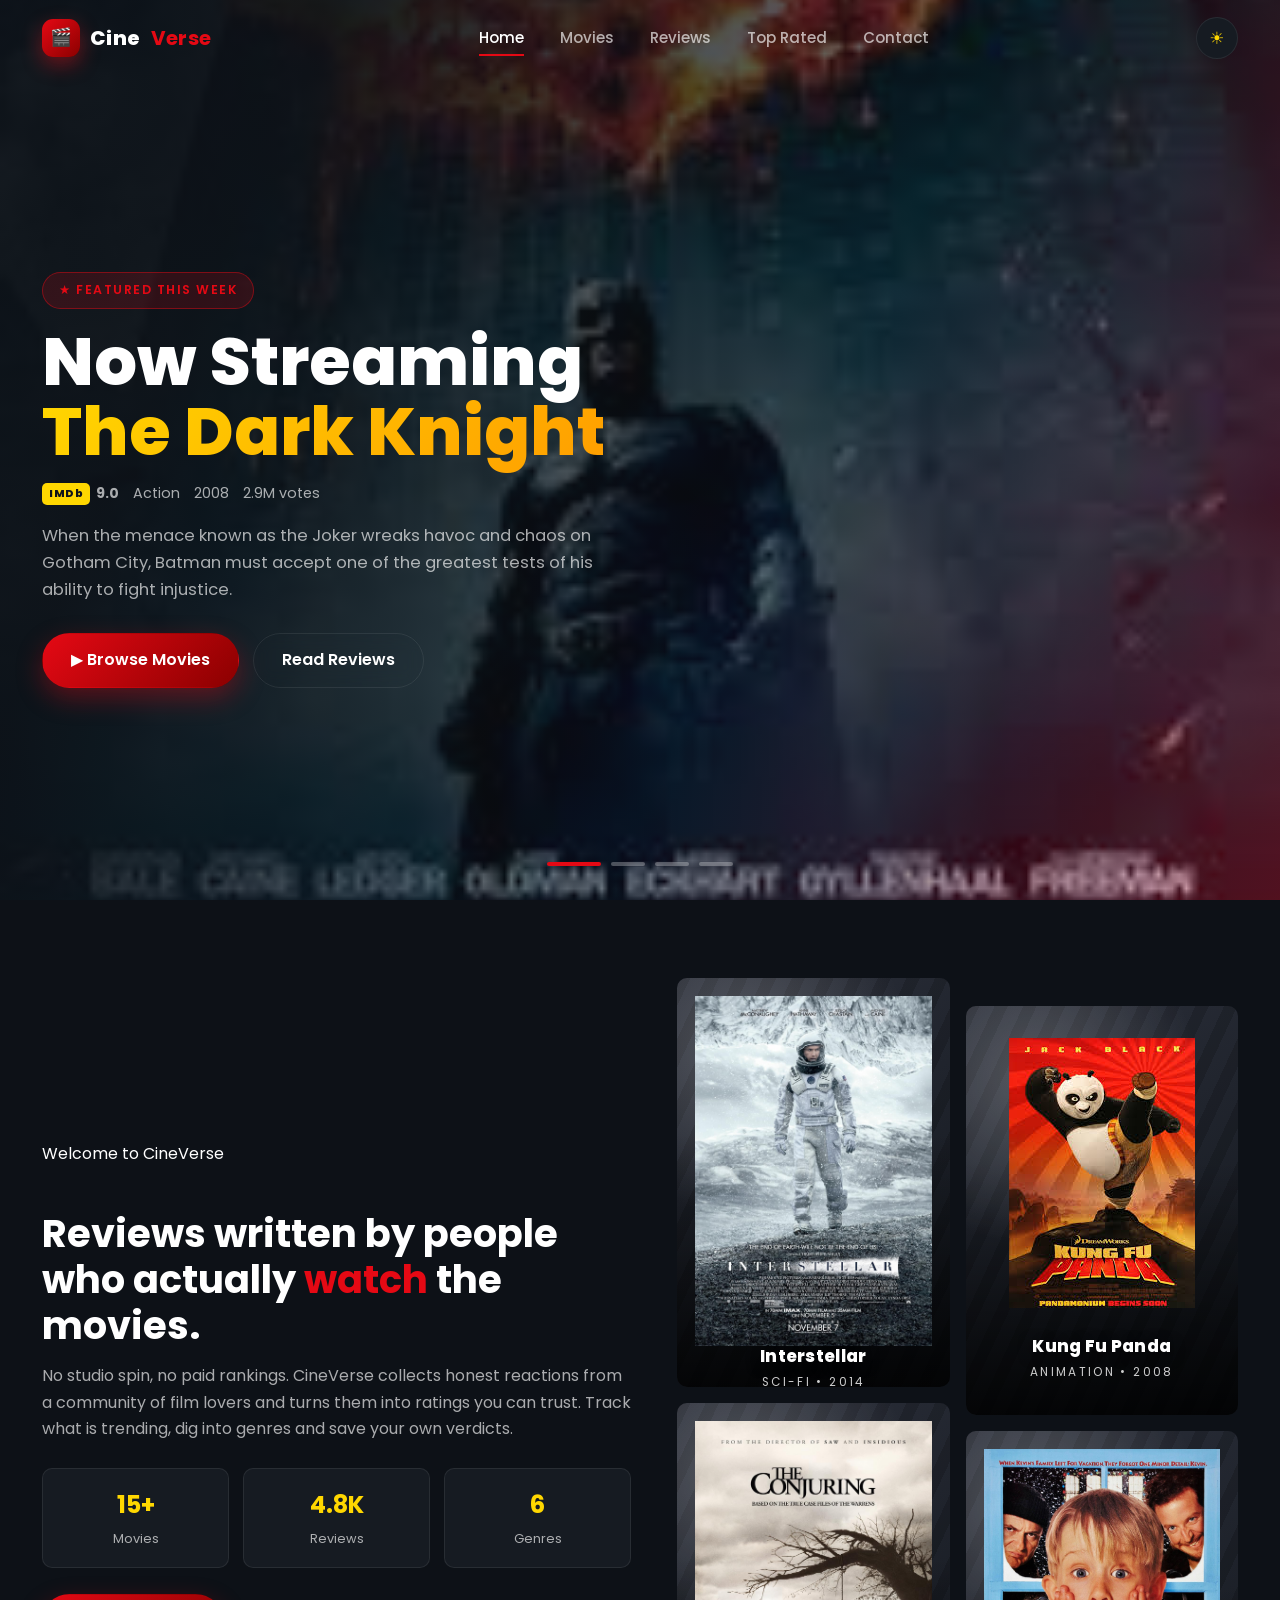
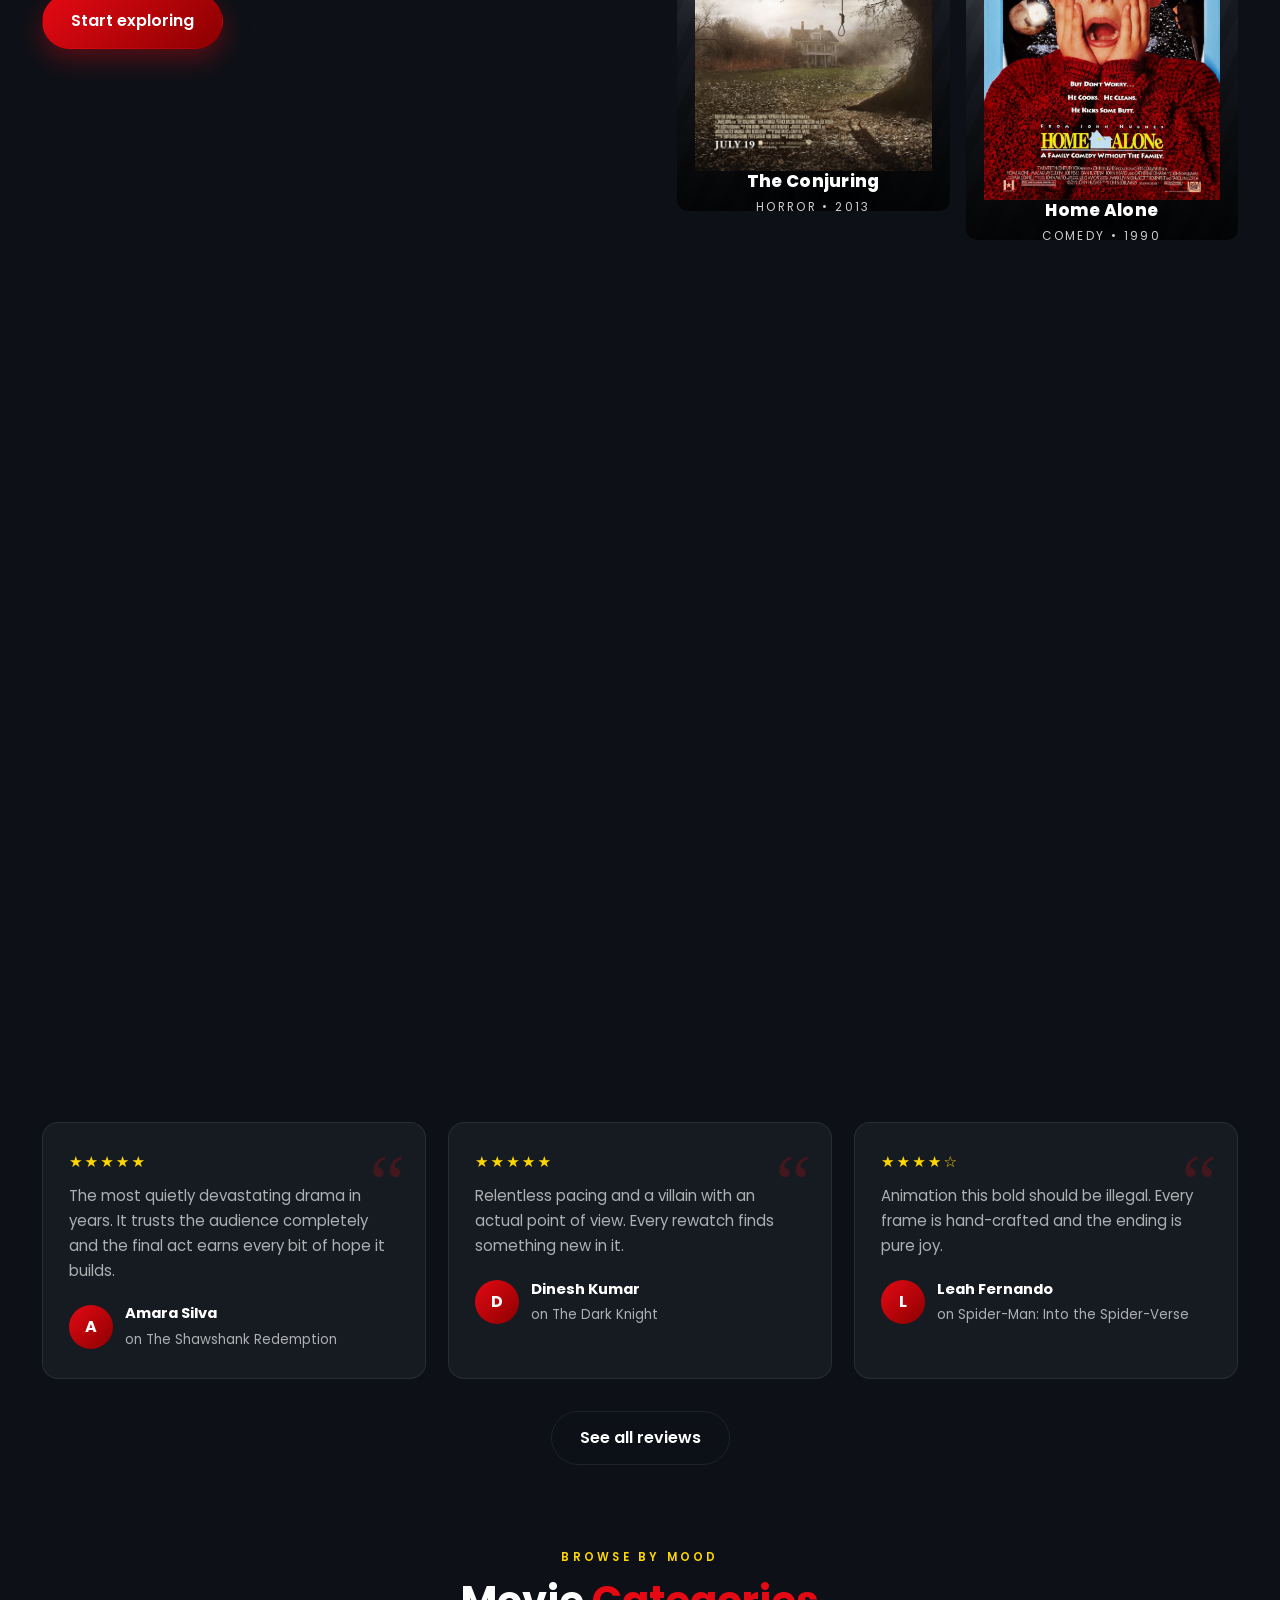
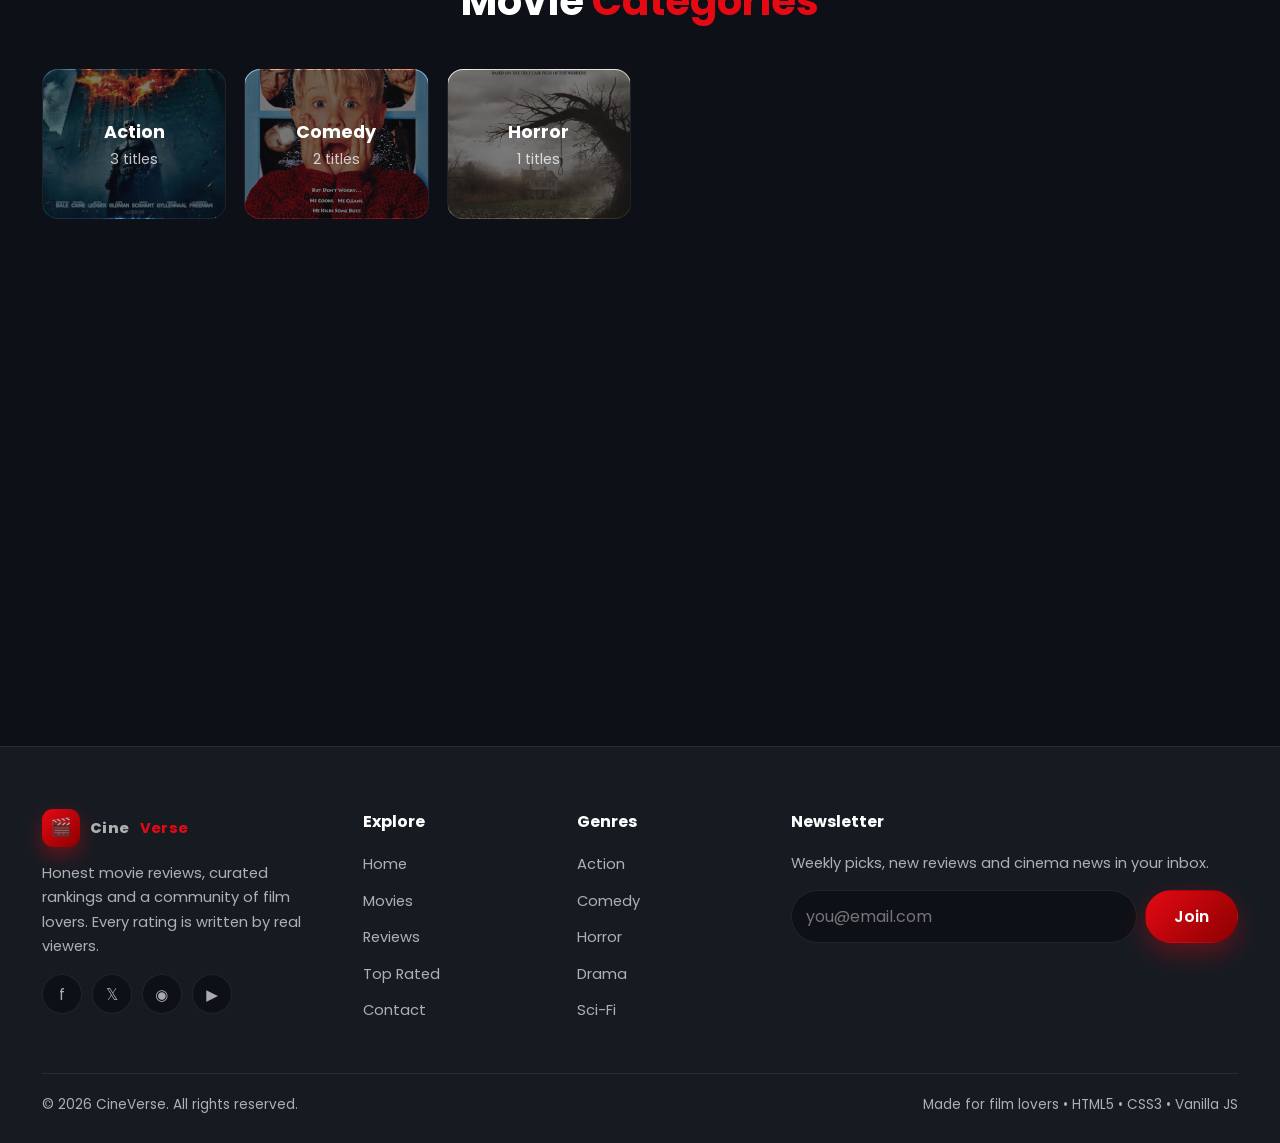
<file: index.html>
<!DOCTYPE html>
<html lang="en">
<head>
  <meta charset="UTF-8">
  <meta name="viewport" content="width=device-width, initial-scale=1.0">
  <title>CineVerse | Movie Reviews, Ratings &amp; Top Rated Films</title>
  <meta name="description" content="CineVerse is a cinematic movie review hub with trending films, honest community reviews, genre browsing and monthly top rated rankings.">
  <link rel="stylesheet" href="css/style.css">
</head>
<body>
  <!-- ================= NAVIGATION ================= -->
  <header class="navbar">
    <div class="container nav-inner">
      <a href="index.html" class="logo"><span class="logo-mark">🎬</span> Cine<b>Verse</b></a>
      <nav class="nav-links">
        <a href="index.html">Home</a>
        <a href="movies.html">Movies</a>
        <a href="reviews.html">Reviews</a>
        <a href="top-rated.html">Top Rated</a>
        <a href="contact.html">Contact</a>
      </nav>
      <div class="nav-actions">
        <button class="theme-toggle" aria-label="Toggle dark and light mode">☀️</button>
        <button class="hamburger" aria-label="Open menu"><span></span><span></span><span></span></button>
      </div>
    </div>
  </header>

  <!-- ================= HERO SLIDER ================= -->
  <section class="hero">
    <div class="hero-slides"></div>
    <div class="container">
      <div class="hero-content">
        <span class="hero-tag">★ Featured this week</span>
        <h1 id="heroTitle">Now Streaming</h1>
        <div class="hero-meta" id="heroMeta"></div>
        <p class="lead" id="heroDesc"></p>
        <div class="hero-actions">
          <a href="movies.html" class="btn btn-primary">▶ Browse Movies</a>
          <a href="reviews.html" class="btn btn-ghost">Read Reviews</a>
        </div>
      </div>
    </div>
    <div class="hero-dots"></div>
  </section>

  <!-- ================= WELCOME ================= -->
  <section class="section">
    <div class="container welcome-grid">
      <div class="welcome-copy reveal left">
        <span class="section-head eyebrow" style="display:inline-block">Welcome to CineVerse</span>
        <h2>Reviews written by people who actually <span style="color:var(--primary)">watch</span> the movies.</h2>
        <p>No studio spin, no paid rankings. CineVerse collects honest reactions from a community of film lovers and turns them into ratings you can trust. Track what is trending, dig into genres and save your own verdicts.</p>
        <div class="welcome-stats">
          <div><b>15+</b><span>Movies</span></div>
          <div><b>4.8K</b><span>Reviews</span></div>
          <div><b>6</b><span>Genres</span></div>
        </div>
        <a href="movies.html" class="btn btn-primary" style="margin-top:26px">Start exploring</a>
      </div>
      <div class="welcome-art reveal right" id="welcomeArt"></div>
    </div>
  </section>

  <!-- ================= TRENDING ================= -->
  <section class="section" style="padding-top:0">
    <div class="container">
      <div class="section-head reveal">
        <span class="eyebrow">Hot right now</span>
        <h2 class="section-title">Trending <span>Movies</span></h2>
        <p class="section-sub">The titles our community is rating and arguing about this week.</p>
      </div>
      <div class="rail" id="trendingRail"></div>
    </div>
  </section>

  <!-- ================= FEATURED REVIEWS ================= -->
  <section class="section" style="padding-top:0">
    <div class="container">
      <div class="section-head reveal">
        <span class="eyebrow">From the community</span>
        <h2 class="section-title">Featured <span>Reviews</span></h2>
        <p class="section-sub">A few of the most helpful reviews posted on CineVerse.</p>
      </div>
      <div class="review-rail" id="featuredReviews"></div>
      <div style="text-align:center;margin-top:32px" class="reveal">
        <a href="reviews.html" class="btn btn-ghost">See all reviews</a>
      </div>
    </div>
  </section>

  <!-- ================= CATEGORIES ================= -->
  <section class="section" style="padding-top:0">
    <div class="container">
      <div class="section-head reveal">
        <span class="eyebrow">Browse by mood</span>
        <h2 class="section-title">Movie <span>Categories</span></h2>
      </div>
      <div class="cats" id="catGrid"></div>
    </div>
  </section>

  <!-- ================= CALL TO ACTION ================= -->
  <section class="section" style="padding-top:0">
    <div class="container">
      <div class="cta reveal zoom">
        <h2>Seen something great lately?</h2>
        <p>Add your rating and review in under a minute. Your verdict helps thousands of viewers pick their next film.</p>
        <div class="cta-actions">
          <a href="reviews.html" class="btn btn-primary">Write a review</a>
          <a href="top-rated.html" class="btn btn-gold">See top rated</a>
        </div>
      </div>
    </div>
  </section>
  <!-- ================= FOOTER ================= -->
  <footer class="footer">
    <div class="container">
      <div class="footer-grid">
        <div>
          <a href="index.html" class="logo"><span class="logo-mark">🎬</span> Cine<b>Verse</b></a>
          <p style="margin-top:14px">Honest movie reviews, curated rankings and a community of film lovers. Every rating is written by real viewers.</p>
          <div class="socials">
            <a href="#" aria-label="Facebook">f</a>
            <a href="#" aria-label="Twitter">𝕏</a>
            <a href="#" aria-label="Instagram">◉</a>
            <a href="#" aria-label="YouTube">▶</a>
          </div>
        </div>
        <div>
          <h4>Explore</h4>
          <ul class="footer-links">
            <li><a href="index.html">Home</a></li>
            <li><a href="movies.html">Movies</a></li>
            <li><a href="reviews.html">Reviews</a></li>
            <li><a href="top-rated.html">Top Rated</a></li>
            <li><a href="contact.html">Contact</a></li>
          </ul>
        </div>
        <div>
          <h4>Genres</h4>
          <ul class="footer-links">
            <li><a href="movies.html">Action</a></li>
            <li><a href="movies.html">Comedy</a></li>
            <li><a href="movies.html">Horror</a></li>
            <li><a href="movies.html">Drama</a></li>
            <li><a href="movies.html">Sci-Fi</a></li>
          </ul>
        </div>
        <div>
          <h4>Newsletter</h4>
          <p>Weekly picks, new reviews and cinema news in your inbox.</p>
          <form class="newsletter" id="newsletterForm" novalidate>
            <input type="email" placeholder="you@email.com" aria-label="Email address">
            <button class="btn btn-primary" type="submit">Join</button>
          </form>
        </div>
      </div>
      <div class="footer-bottom">
        <span>&copy; <span id="year">2026</span> CineVerse. All rights reserved.</span>
        <span>Made for film lovers &bull; HTML5 &bull; CSS3 &bull; Vanilla JS</span>
      </div>
    </div>
  </footer>
  <button class="to-top" aria-label="Scroll to top">↑</button>
  <script src="js/script.js"></script> 
</body>
</html>
</file>
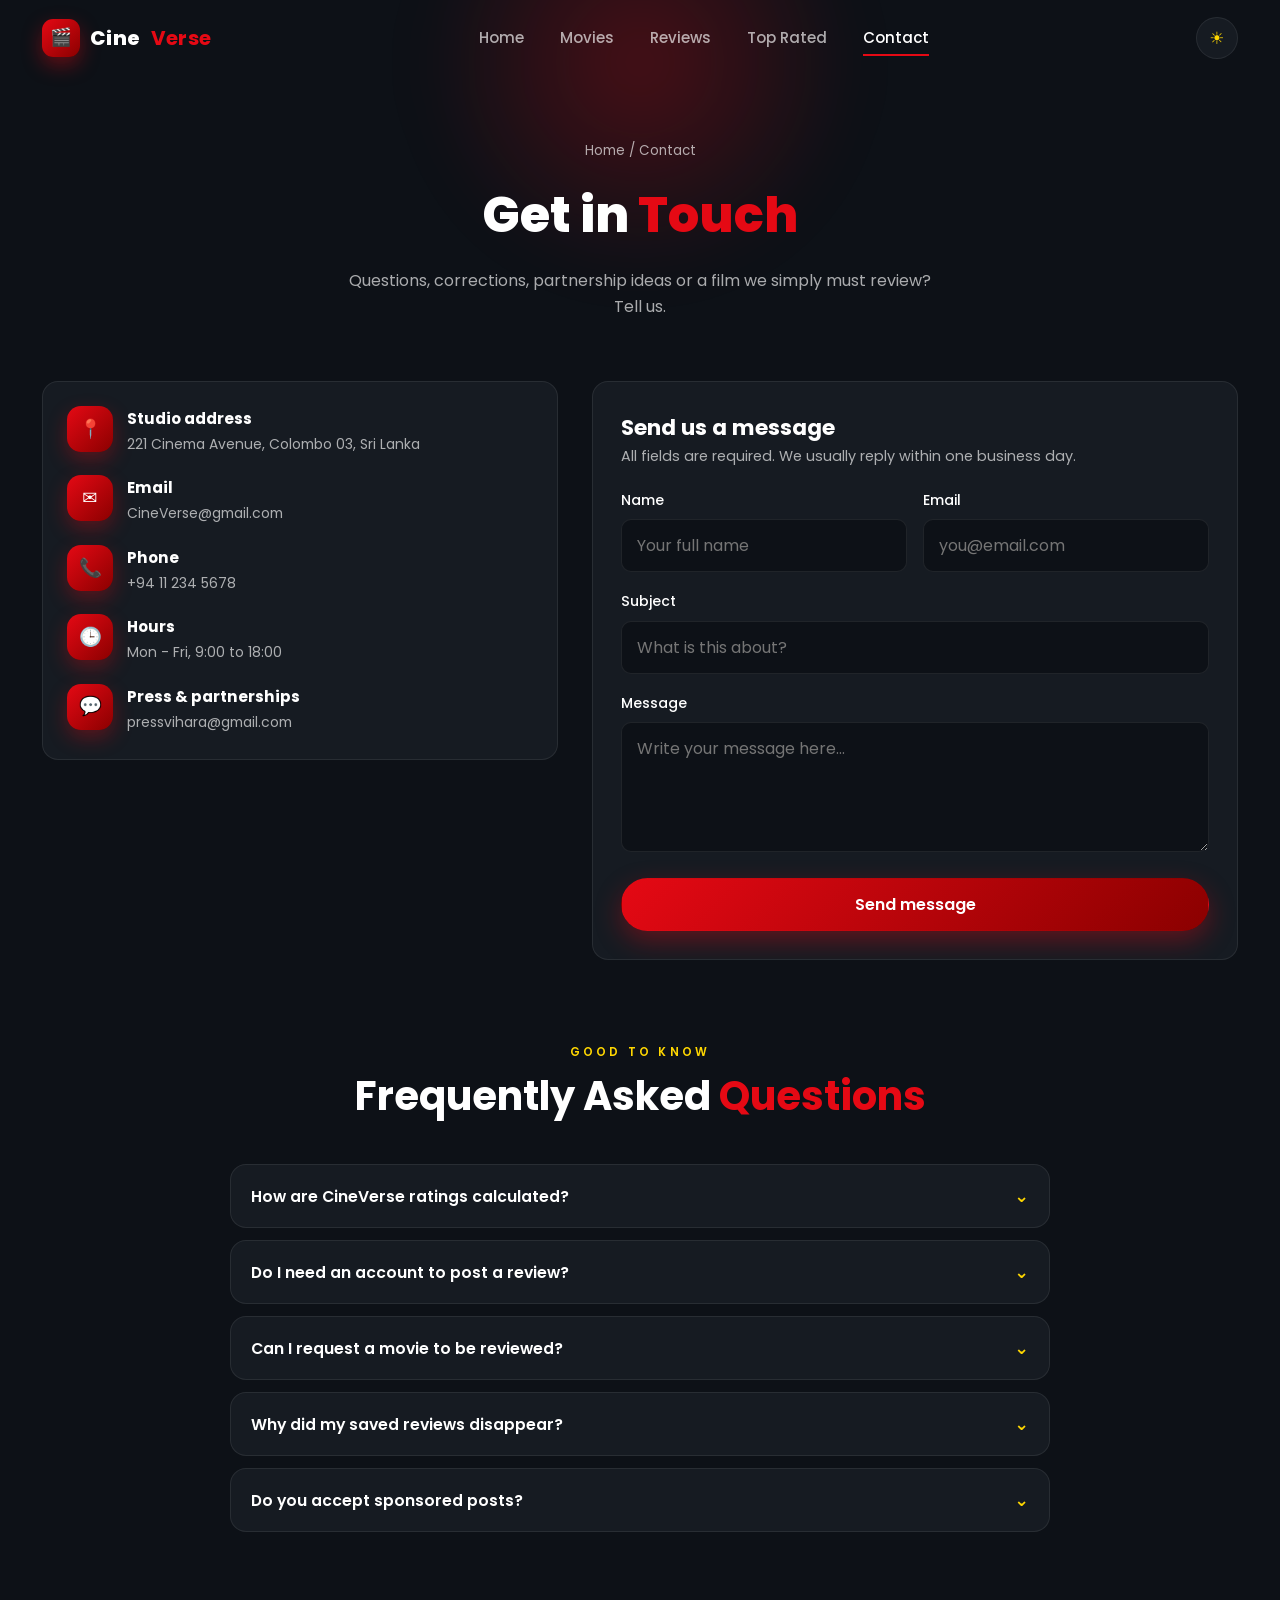
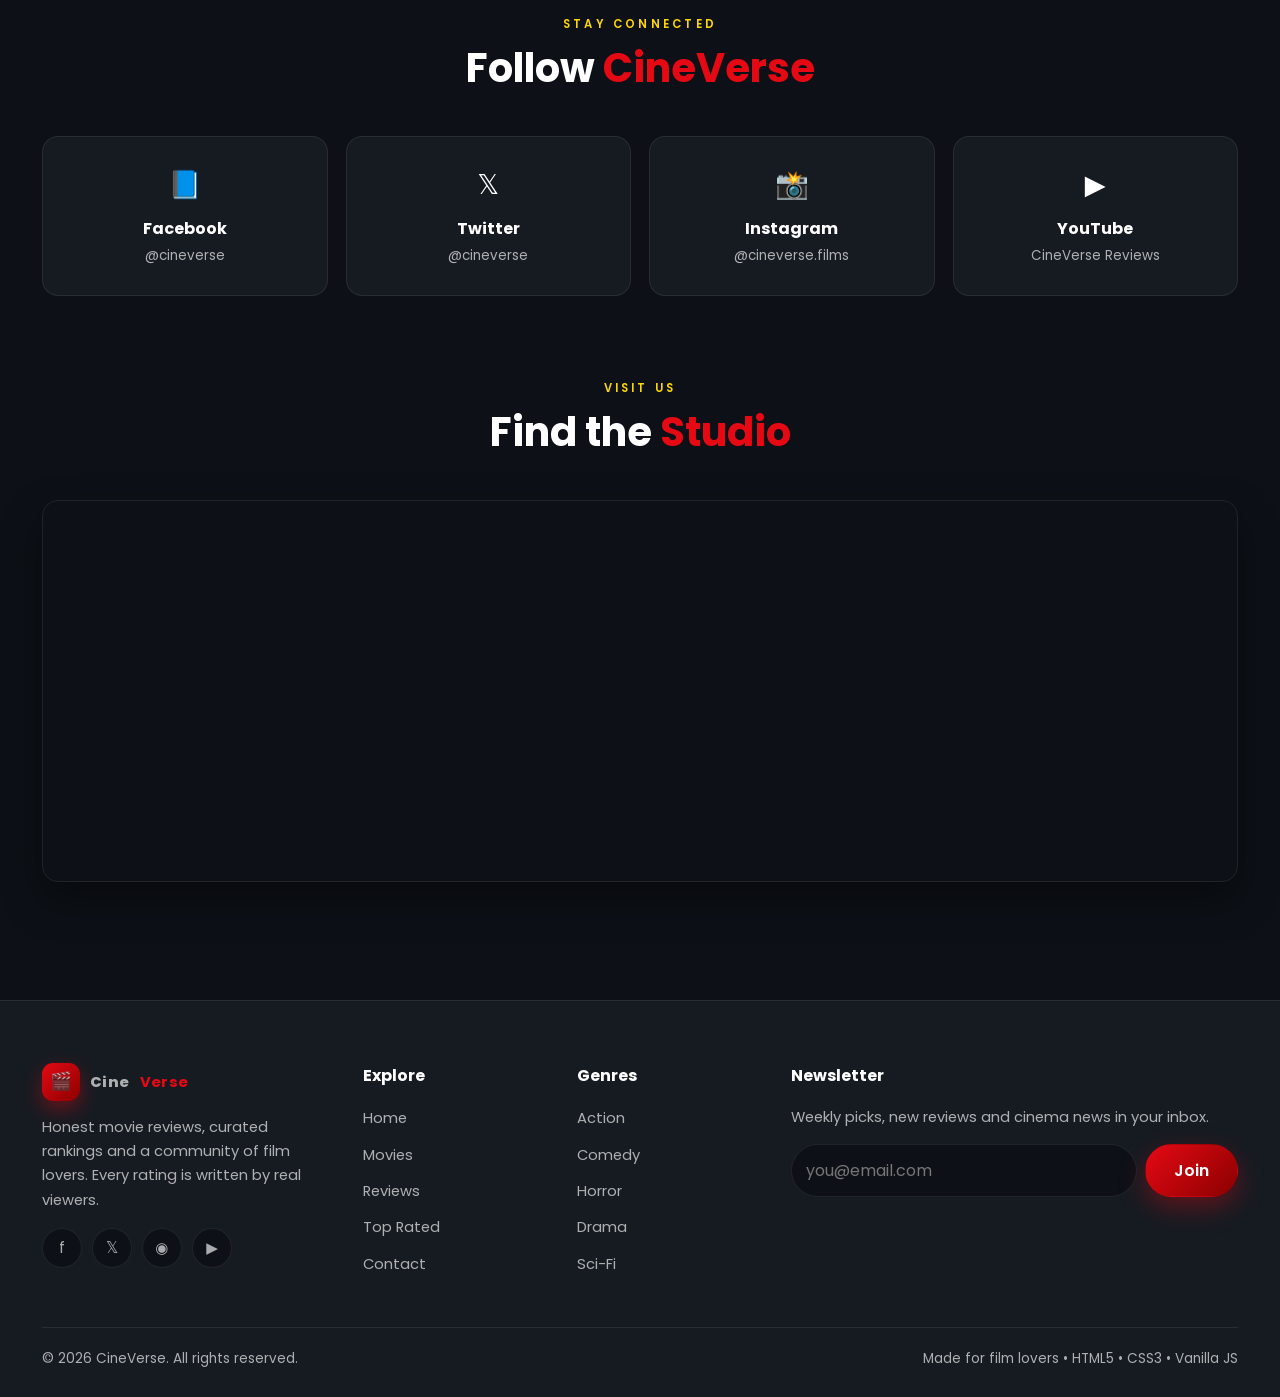
<file: contact.html>
<!DOCTYPE html>
<html lang="en">
<head>
  <meta charset="UTF-8">
  <meta name="viewport" content="width=device-width, initial-scale=1.0">
  <title>Contact CineVerse | Questions, Feedback &amp; Press</title>
  <meta name="description" content="Get in touch with the CineVerse team, read answers to frequently asked questions and find us on social media.">
  <link rel="stylesheet" href="css/style.css">
  <link rel="stylesheet" href="css/contact.css">
</head>
<body>
  <!-- ================= NAVIGATION ================= -->
  <header class="navbar">
    <div class="container nav-inner">
      <a href="index.html" class="logo"><span class="logo-mark">🎬</span> Cine<b>Verse</b></a>
      <nav class="nav-links">
        <a href="index.html">Home</a>
        <a href="movies.html">Movies</a>
        <a href="reviews.html">Reviews</a>
        <a href="top-rated.html">Top Rated</a>
        <a href="contact.html">Contact</a>
      </nav>
      <div class="nav-actions">
        <button class="theme-toggle" aria-label="Toggle dark and light mode">☀️</button>
        <button class="hamburger" aria-label="Open menu"><span></span><span></span><span></span></button>
      </div>
    </div>
  </header>


  <!-- ================= PAGE HEADER ================= -->
  <section class="page-head">
    <div class="container">
      <div class="breadcrumb"><a href="index.html">Home</a> / Contact</div>
      <h1>Get in <span style="color:var(--primary)">Touch</span></h1>
      <p>Questions, corrections, partnership ideas or a film we simply must review? Tell us.</p>
    </div>
  </section>

  <!-- ================= CONTACT INFO + FORM ================= -->
  <section class="section" style="padding-top:10px">
    <div class="container contact-layout">

      <div class="card info-card reveal left">
        <div class="info-item"><div class="ico">📍</div>
          <div><b>Studio address</b><span>221 Cinema Avenue, Colombo 03, Sri Lanka</span></div></div>
        <div class="info-item"><div class="ico">✉️</div>
          <div><b>Email</b><span>CineVerse@gmail.com</span></div></div>
        <div class="info-item"><div class="ico">📞</div>
          <div><b>Phone</b><span>+94 11 234 5678</span></div></div>
        <div class="info-item"><div class="ico">🕒</div>
          <div><b>Hours</b><span>Mon - Fri, 9:00 to 18:00</span></div></div>
        <div class="info-item"><div class="ico">💬</div>
          <div><b>Press &amp; partnerships</b><span>pressvihara@gmail.com</span></div></div>
      </div>

      <div class="card contact-form-card reveal right">
        <h2>Send us a message</h2>
        <p>All fields are required. We usually reply within one business day.</p>

        <!-- Success message (revealed by JavaScript after a valid submit) -->
        <div class="toast show" id="successBox" style="position:static;transform:none;display:none;margin-bottom:18px;max-width:none"></div>

        <form id="contactForm" novalidate>
          <div class="two-col">
            <div class="field">
              <label for="cName">Name</label>
              <input type="text" id="cName" placeholder="Your full name">
              <span class="error-msg"></span>
            </div>
            <div class="field">
              <label for="cEmail">Email</label>
              <input type="email" id="cEmail" placeholder="you@email.com">
              <span class="error-msg"></span>
            </div>
          </div>
          <div class="field">
            <label for="cSubject">Subject</label>
            <input type="text" id="cSubject" placeholder="What is this about?">
            <span class="error-msg"></span>
          </div>
          <div class="field">
            <label for="cMessage">Message</label>
            <textarea id="cMessage" placeholder="Write your message here..."></textarea>
            <span class="error-msg"></span>
          </div>
          <button type="submit" class="btn btn-primary" style="width:100%;justify-content:center">Send message</button>
        </form>
      </div>
    </div>
  </section>

  <!-- ================= FAQ ACCORDION ================= -->
  <section class="section" style="padding-top:0">
    <div class="container">
      <div class="section-head reveal">
        <span class="eyebrow">Good to know</span>
        <h2 class="section-title">Frequently Asked <span>Questions</span></h2>
      </div>
      <div class="faq">
        <div class="faq-item">
          <button class="faq-q">How are CineVerse ratings calculated? <span class="chev">⌄</span></button>
          <div class="faq-a"><p>Every rating is the average of community star ratings converted to a ten point scale. We never weight a score based on studio partnerships or advertising.</p></div>
        </div>
        <div class="faq-item">
          <button class="faq-q">Do I need an account to post a review? <span class="chev">⌄</span></button>
          <div class="faq-a"><p>No. Reviews you submit on the Reviews page are stored in your own browser using localStorage, so you can post instantly and remove them any time.</p></div>
        </div>
        <div class="faq-item">
          <button class="faq-q">Can I request a movie to be reviewed? <span class="chev">⌄</span></button>
          <div class="faq-a"><p>Absolutely. Send the title and release year through the contact form above with the subject "Review request" and we will add it to the queue.</p></div>
        </div>
        <div class="faq-item">
          <button class="faq-q">Why did my saved reviews disappear? <span class="chev">⌄</span></button>
          <div class="faq-a"><p>Clearing your browser data or using private browsing removes localStorage. Your reviews are also device specific, so they will not follow you to another computer.</p></div>
        </div>
        <div class="faq-item">
          <button class="faq-q">Do you accept sponsored posts? <span class="chev">⌄</span></button>
          <div class="faq-a"><p>We accept clearly labelled display advertising only. Editorial rankings and community scores are never for sale.</p></div>
        </div>
      </div>
    </div>
  </section>

  <!-- ================= SOCIAL ================= -->
  <section class="section" style="padding-top:0">
    <div class="container">
      <div class="section-head reveal">
        <span class="eyebrow">Stay connected</span>
        <h2 class="section-title">Follow <span>CineVerse</span></h2>
      </div>
      <div class="social-grid">
        <a href="#" class="card social-card reveal zoom"><div class="ico">📘</div><b>Facebook</b><span>@cineverse</span></a>
        <a href="#" class="card social-card reveal zoom"><div class="ico">𝕏</div><b>Twitter</b><span>@cineverse</span></a>
        <a href="#" class="card social-card reveal zoom"><div class="ico">📸</div><b>Instagram</b><span>@cineverse.films</span></a>
        <a href="#" class="card social-card reveal zoom"><div class="ico">▶️</div><b>YouTube</b><span>CineVerse Reviews</span></a>
      </div>
    </div>
  </section>

  <!-- ================= MAP ================= -->
  <section class="section" style="padding-top:0">
    <div class="container">
      <div class="section-head reveal">
        <span class="eyebrow">Visit us</span>
        <h2 class="section-title">Find the <span>Studio</span></h2>
      </div>
      <div class="map-wrap reveal">
        <!-- Google Maps embed placeholder - swap the src for your own embed URL -->
        <iframe
          title="CineVerse studio location on Google Maps"
          src="https://www.google.com/maps?q=Colombo,Sri+Lanka&output=embed"
          loading="lazy" referrerpolicy="no-referrer-when-downgrade" allowfullscreen></iframe>
      </div>
    </div>
  </section>
  <!-- ================= FOOTER ================= -->
  <footer class="footer">
    <div class="container">
      <div class="footer-grid">
        <div>
          <a href="index.html" class="logo"><span class="logo-mark">🎬</span> Cine<b>Verse</b></a>
          <p style="margin-top:14px">Honest movie reviews, curated rankings and a community of film lovers. Every rating is written by real viewers.</p>
          <div class="socials">
            <a href="#" aria-label="Facebook">f</a>
            <a href="#" aria-label="Twitter">𝕏</a>
            <a href="#" aria-label="Instagram">◉</a>
            <a href="#" aria-label="YouTube">▶</a>
          </div>
        </div>
        <div>
          <h4>Explore</h4>
          <ul class="footer-links">
            <li><a href="index.html">Home</a></li>
            <li><a href="movies.html">Movies</a></li>
            <li><a href="reviews.html">Reviews</a></li>
            <li><a href="top-rated.html">Top Rated</a></li>
            <li><a href="contact.html">Contact</a></li>
          </ul>
        </div>
        <div>
          <h4>Genres</h4>
          <ul class="footer-links">
            <li><a href="movies.html">Action</a></li>
            <li><a href="movies.html">Comedy</a></li>
            <li><a href="movies.html">Horror</a></li>
            <li><a href="movies.html">Drama</a></li>
            <li><a href="movies.html">Sci-Fi</a></li>
          </ul>
        </div>
        <div>
          <h4>Newsletter</h4>
          <p>Weekly picks, new reviews and cinema news in your inbox.</p>
          <form class="newsletter" id="newsletterForm" novalidate>
            <input type="email" placeholder="you@email.com" aria-label="Email address">
            <button class="btn btn-primary" type="submit">Join</button>
          </form>
        </div>
      </div>
      <div class="footer-bottom">
        <span>&copy; <span id="year">2026</span> CineVerse. All rights reserved.</span>
        <span>Made for film lovers &bull; HTML5 &bull; CSS3 &bull; Vanilla JS</span>
      </div>
    </div>
  </footer>
  <button class="to-top" aria-label="Scroll to top">↑</button>
  <script src="js/script.js"></script>
  <script src="js/contact.js"></script>
</body>
</html>
</file>
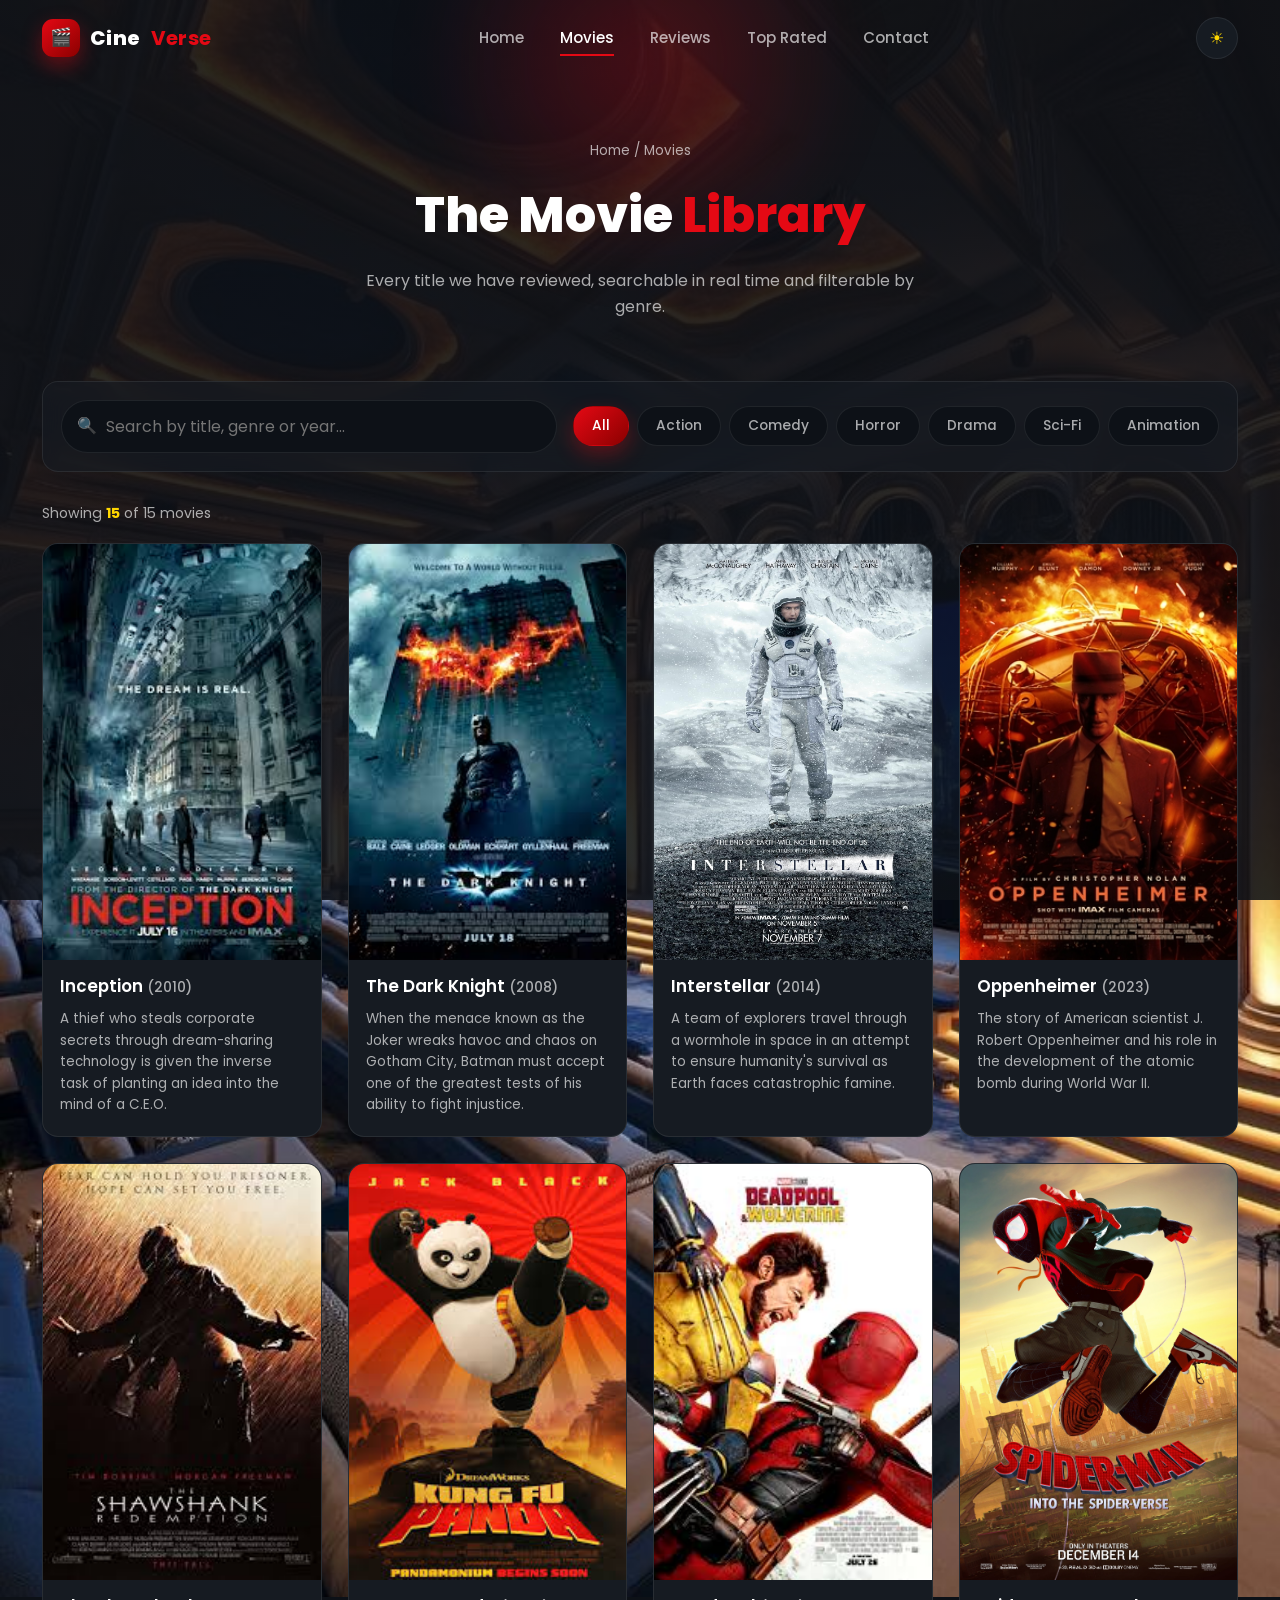
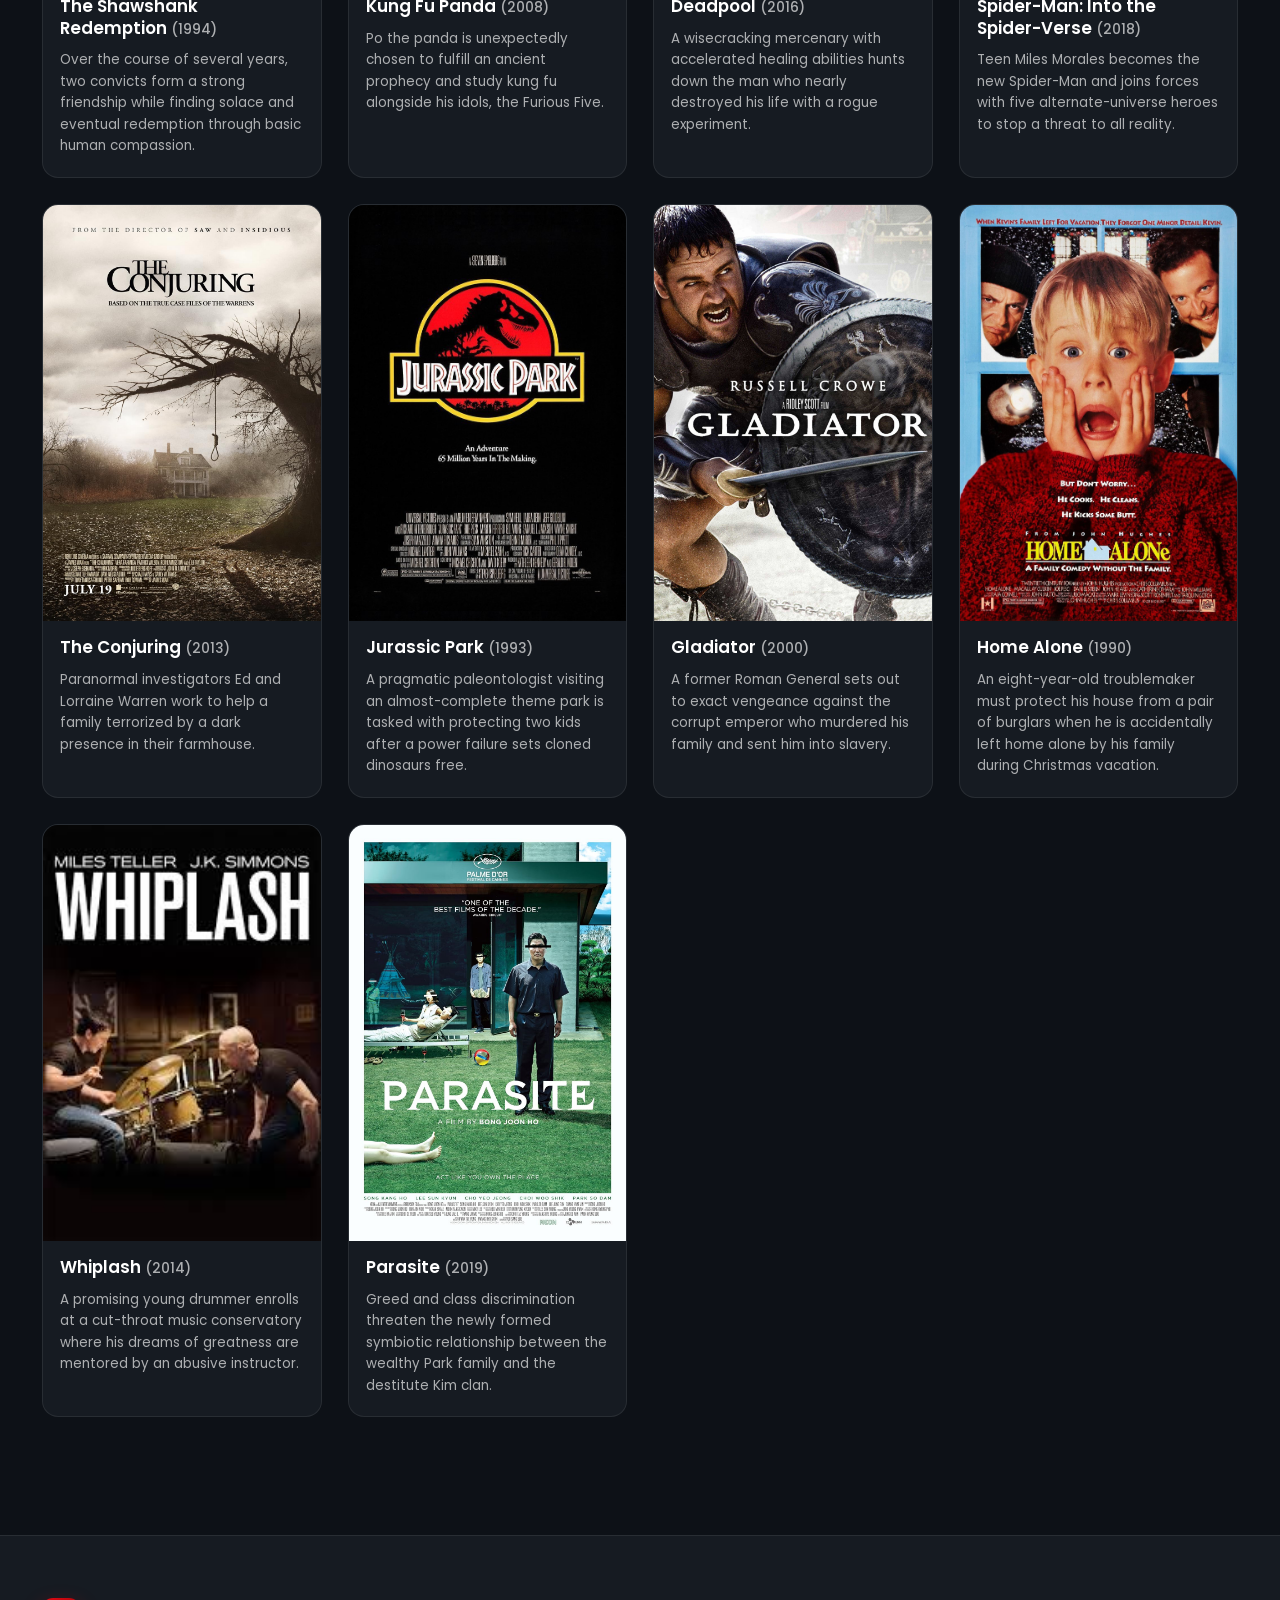
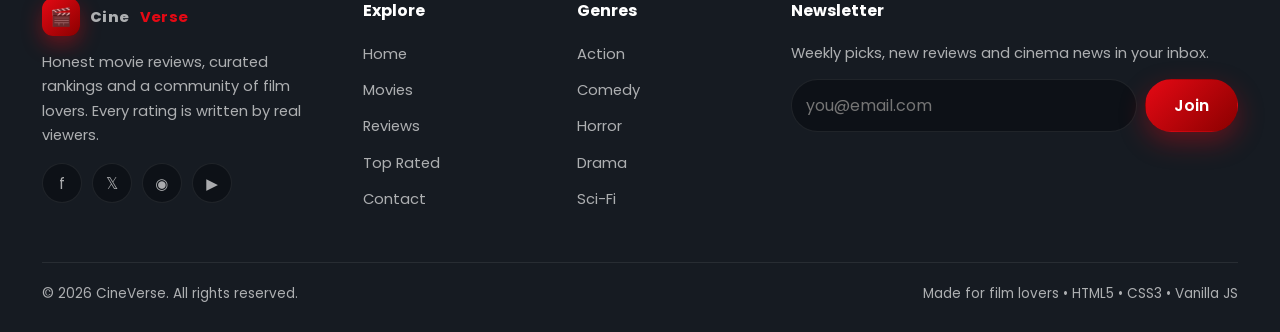
<file: movies.html>
<!DOCTYPE html>
<html lang="en">
<head>
  <meta charset="UTF-8">
  <meta name="viewport" content="width=device-width, initial-scale=1.0">
  <title>Browse Movies | CineVerse Film Library</title>
  <meta name="description" content="Search and filter the full CineVerse movie library by genre, year and rating. Action, comedy, horror, drama, sci-fi and animation.">
  <link rel="stylesheet" href="css/style.css">
  <link rel="stylesheet" href="css/movies.css">
</head>
<body class="movies-page">
  <!-- ================= NAVIGATION ================= -->
  <header class="navbar">
    <div class="container nav-inner">
      <a href="index.html" class="logo"><span class="logo-mark">🎬</span> Cine<b>Verse</b></a>
      <nav class="nav-links">
        <a href="index.html">Home</a>
        <a href="movies.html">Movies</a>
        <a href="reviews.html">Reviews</a>
        <a href="top-rated.html">Top Rated</a>
        <a href="contact.html">Contact</a>
      </nav>
      <div class="nav-actions">
        <button class="theme-toggle" aria-label="Toggle dark and light mode">☀️</button>
        <button class="hamburger" aria-label="Open menu"><span></span><span></span><span></span></button>
      </div>
    </div>
  </header>


  <!-- ================= PAGE HEADER ================= -->
  <section class="page-head">
    <div class="container">
      <div class="breadcrumb"><a href="index.html">Home</a> / Movies</div>
      <h1>The Movie <span style="color:var(--primary)">Library</span></h1>
      <p>Every title we have reviewed, searchable in real time and filterable by genre.</p>
    </div>
  </section>

  <!-- ================= LIBRARY ================= -->
  <section class="section" style="padding-top:10px">
    <div class="container">
      <div class="toolbar reveal">
        <div class="search-box">
          <span class="icon">🔍</span>
          <input type="text" id="searchInput" placeholder="Search by title, genre or year..." aria-label="Search movies">
        </div>
        <div class="filters">
          <button class="filter-btn active" data-genre="All">All</button>
          <button class="filter-btn" data-genre="Action">Action</button>
          <button class="filter-btn" data-genre="Comedy">Comedy</button>
          <button class="filter-btn" data-genre="Horror">Horror</button>
          <button class="filter-btn" data-genre="Drama">Drama</button>
          <button class="filter-btn" data-genre="Sci-Fi">Sci-Fi</button>
          <button class="filter-btn" data-genre="Animation">Animation</button>
        </div>
      </div>
      <p class="result-count" id="resultCount"></p>
      <div class="movie-grid" id="movieGrid"></div>
    </div>
  </section>
  <!-- ================= FOOTER ================= -->
  <footer class="footer">
    <div class="container">
      <div class="footer-grid">
        <div>
          <a href="index.html" class="logo"><span class="logo-mark">🎬</span> Cine<b>Verse</b></a>
          <p style="margin-top:14px">Honest movie reviews, curated rankings and a community of film lovers. Every rating is written by real viewers.</p>
          <div class="socials">
            <a href="#" aria-label="Facebook">f</a>
            <a href="#" aria-label="Twitter">𝕏</a>
            <a href="#" aria-label="Instagram">◉</a>
            <a href="#" aria-label="YouTube">▶</a>
          </div>
        </div>
        <div>
          <h4>Explore</h4>
          <ul class="footer-links">
            <li><a href="index.html">Home</a></li>
            <li><a href="movies.html">Movies</a></li>
            <li><a href="reviews.html">Reviews</a></li>
            <li><a href="top-rated.html">Top Rated</a></li>
            <li><a href="contact.html">Contact</a></li>
          </ul>
        </div>
        <div>
          <h4>Genres</h4>
          <ul class="footer-links">
            <li><a href="movies.html">Action</a></li>
            <li><a href="movies.html">Comedy</a></li>
            <li><a href="movies.html">Horror</a></li>
            <li><a href="movies.html">Drama</a></li>
            <li><a href="movies.html">Sci-Fi</a></li>
          </ul>
        </div>
        <div>
          <h4>Newsletter</h4>
          <p>Weekly picks, new reviews and cinema news in your inbox.</p>
          <form class="newsletter" id="newsletterForm" novalidate>
            <input type="email" placeholder="you@email.com" aria-label="Email address">
            <button class="btn btn-primary" type="submit">Join</button>
          </form>
        </div>
      </div>
      <div class="footer-bottom">
        <span>&copy; <span id="year">2026</span> CineVerse. All rights reserved.</span>
        <span>Made for film lovers &bull; HTML5 &bull; CSS3 &bull; Vanilla JS</span>
      </div>
    </div>
  </footer>
  <button class="to-top" aria-label="Scroll to top">↑</button>
  <script src="js/script.js"></script>
  <script src="js/movies.js"></script>
</body>
</html>
</file>
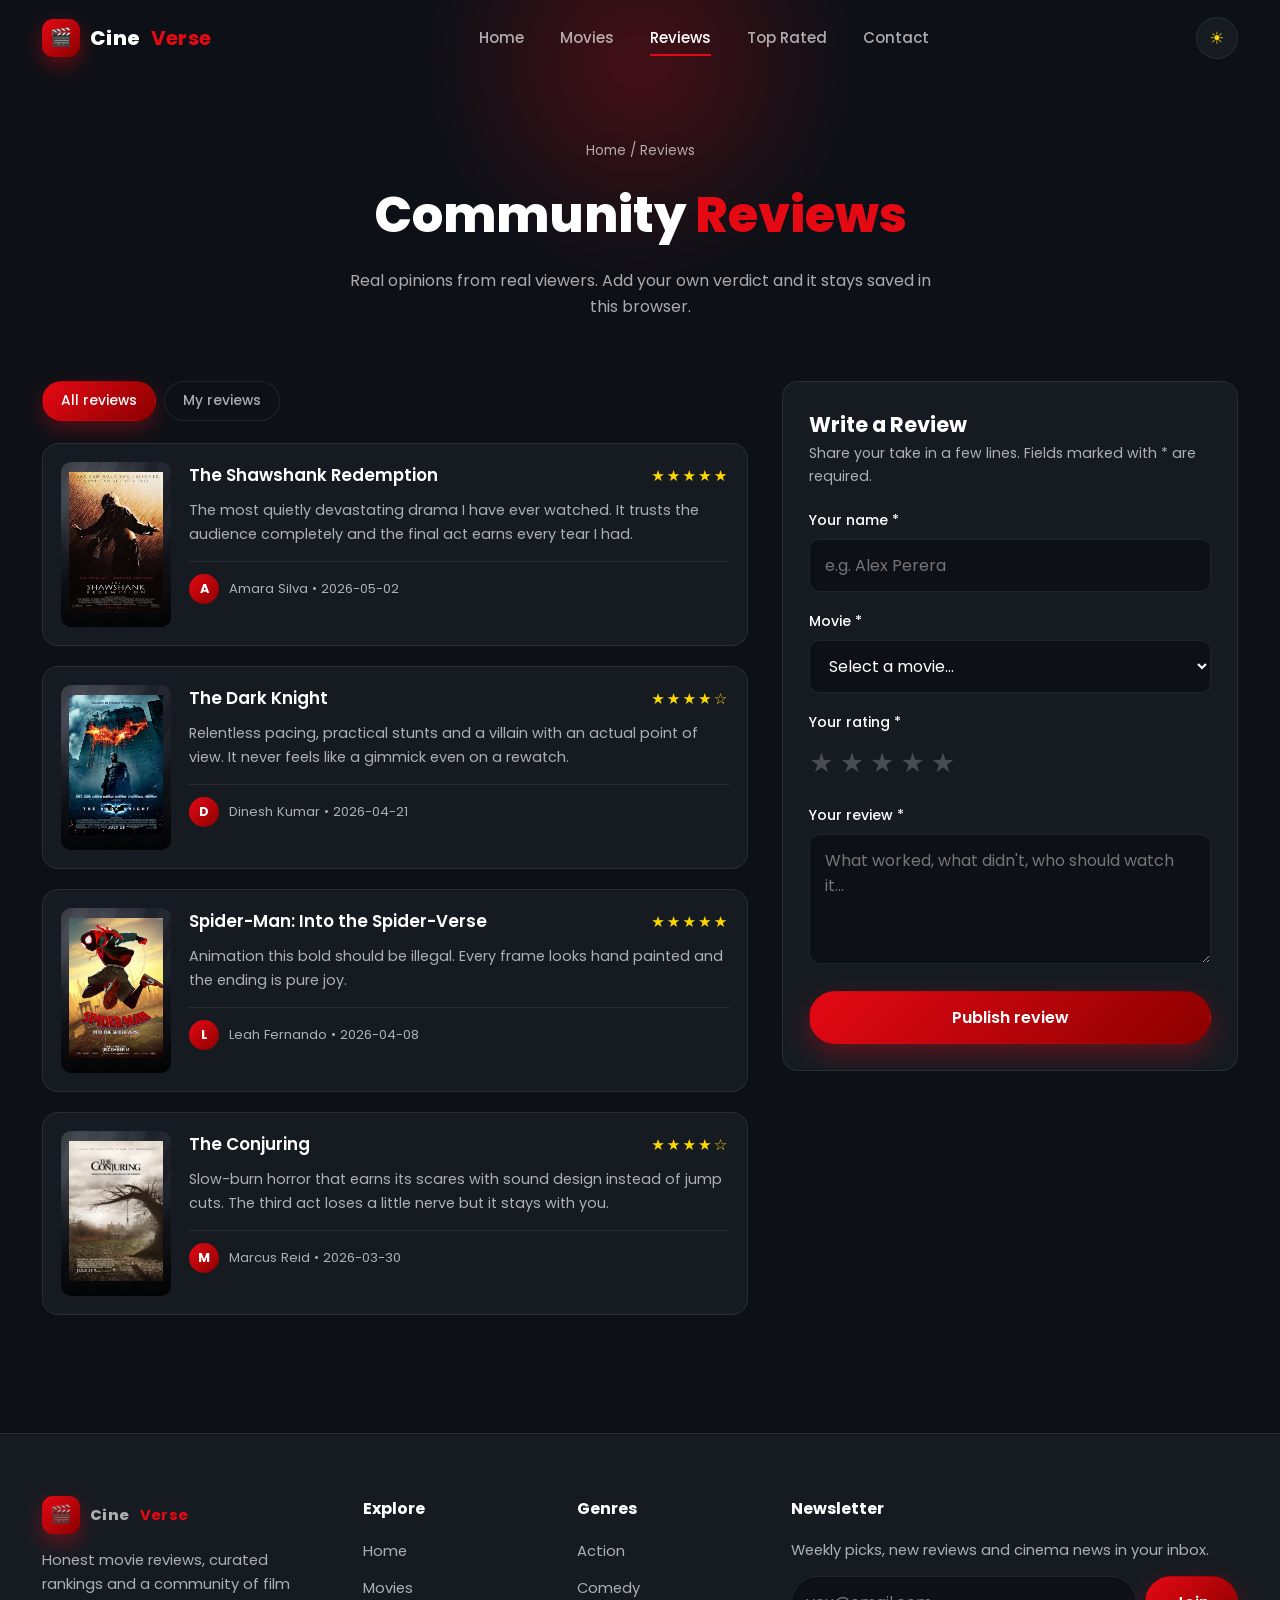
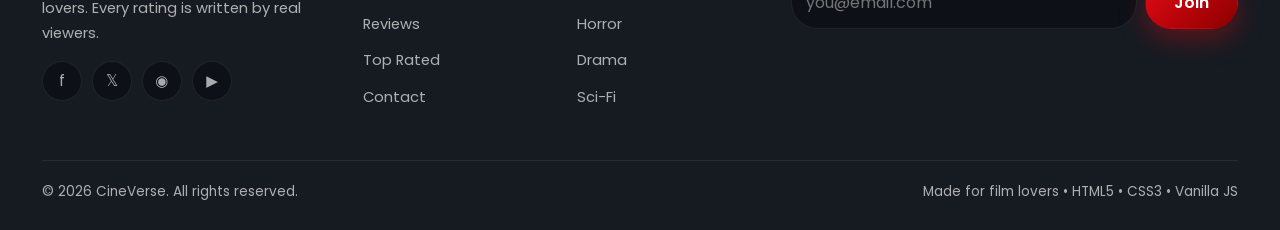
<file: reviews.html>
<!DOCTYPE html>
<html lang="en">
<head>
  <meta charset="UTF-8">
  <meta name="viewport" content="width=device-width, initial-scale=1.0">
  <title>Movie Reviews &amp; Ratings | CineVerse Community</title>
  <meta name="description" content="Read honest community movie reviews with star ratings, then publish your own review. Saved instantly in your browser.">
  <link rel="stylesheet" href="css/style.css">
  <link rel="stylesheet" href="css/movies.css">
  <link rel="stylesheet" href="css/reviews.css">
</head>
<body>
  <!-- ================= NAVIGATION ================= -->
  <header class="navbar">
    <div class="container nav-inner">
      <a href="index.html" class="logo"><span class="logo-mark">🎬</span> Cine<b>Verse</b></a>
      <nav class="nav-links">
        <a href="index.html">Home</a>
        <a href="movies.html">Movies</a>
        <a href="reviews.html">Reviews</a>
        <a href="top-rated.html">Top Rated</a>
        <a href="contact.html">Contact</a>
      </nav>
      <div class="nav-actions">
        <button class="theme-toggle" aria-label="Toggle dark and light mode">☀️</button>
        <button class="hamburger" aria-label="Open menu"><span></span><span></span><span></span></button>
      </div>
    </div>
  </header>


  <!-- ================= PAGE HEADER ================= -->
  <section class="page-head">
    <div class="container">
      <div class="breadcrumb"><a href="index.html">Home</a> / Reviews</div>
      <h1>Community <span style="color:var(--primary)">Reviews</span></h1>
      <p>Real opinions from real viewers. Add your own verdict and it stays saved in this browser.</p>
    </div>
  </section>

  <!-- ================= REVIEWS + FORM ================= -->
  <section class="section" style="padding-top:10px">
    <div class="container reviews-layout">

      <!-- Review list -->
      <div>
        <div class="filter-row">
          <button class="filter-btn active" data-filter="all">All reviews</button>
          <button class="filter-btn" data-filter="mine">My reviews</button>
        </div>
        <div class="review-list" id="reviewList"></div>
      </div>

      <!-- Submission form -->
      <aside class="card form-card reveal right">
        <h2>Write a Review</h2>
        <p>Share your take in a few lines. Fields marked with * are required.</p>
        <form id="reviewForm" novalidate>
          <div class="field">
            <label for="reviewerName">Your name *</label>
            <input type="text" id="reviewerName" placeholder="e.g. Alex Perera">
            <span class="error-msg"></span>
          </div>
          <div class="field">
            <label for="movieSelect">Movie *</label>
            <select id="movieSelect"></select>
            <span class="error-msg"></span>
          </div>
          <div class="field">
            <label for="ratingValue">Your rating *</label>
            <div class="star-picker" id="starPicker"></div>
            <input type="hidden" id="ratingValue">
            <span class="error-msg"></span>
          </div>
          <div class="field">
            <label for="reviewText">Your review *</label>
            <textarea id="reviewText" placeholder="What worked, what didn't, who should watch it..."></textarea>
            <span class="error-msg"></span>
          </div>
          <button type="submit" class="btn btn-primary" style="width:100%;justify-content:center">Publish review</button>
        </form>
      </aside>
    </div>
  </section>
  <!-- ================= FOOTER ================= -->
  <footer class="footer">
    <div class="container">
      <div class="footer-grid">
        <div>
          <a href="index.html" class="logo"><span class="logo-mark">🎬</span> Cine<b>Verse</b></a>
          <p style="margin-top:14px">Honest movie reviews, curated rankings and a community of film lovers. Every rating is written by real viewers.</p>
          <div class="socials">
            <a href="#" aria-label="Facebook">f</a>
            <a href="#" aria-label="Twitter">𝕏</a>
            <a href="#" aria-label="Instagram">◉</a>
            <a href="#" aria-label="YouTube">▶</a>
          </div>
        </div>
        <div>
          <h4>Explore</h4>
          <ul class="footer-links">
            <li><a href="index.html">Home</a></li>
            <li><a href="movies.html">Movies</a></li>
            <li><a href="reviews.html">Reviews</a></li>
            <li><a href="top-rated.html">Top Rated</a></li>
            <li><a href="contact.html">Contact</a></li>
          </ul>
        </div>
        <div>
          <h4>Genres</h4>
          <ul class="footer-links">
            <li><a href="movies.html">Action</a></li>
            <li><a href="movies.html">Comedy</a></li>
            <li><a href="movies.html">Horror</a></li>
            <li><a href="movies.html">Drama</a></li>
            <li><a href="movies.html">Sci-Fi</a></li>
          </ul>
        </div>
        <div>
          <h4>Newsletter</h4>
          <p>Weekly picks, new reviews and cinema news in your inbox.</p>
          <form class="newsletter" id="newsletterForm" novalidate>
            <input type="email" placeholder="you@email.com" aria-label="Email address">
            <button class="btn btn-primary" type="submit">Join</button>
          </form>
        </div>
      </div>
      <div class="footer-bottom">
        <span>&copy; <span id="year">2026</span> CineVerse. All rights reserved.</span>
        <span>Made for film lovers &bull; HTML5 &bull; CSS3 &bull; Vanilla JS</span>
      </div>
    </div>
  </footer>
  <button class="to-top" aria-label="Scroll to top">↑</button>
  <script src="js/script.js"></script>
  <script src="js/reviews.js"></script>
</body>
</html>
</file>
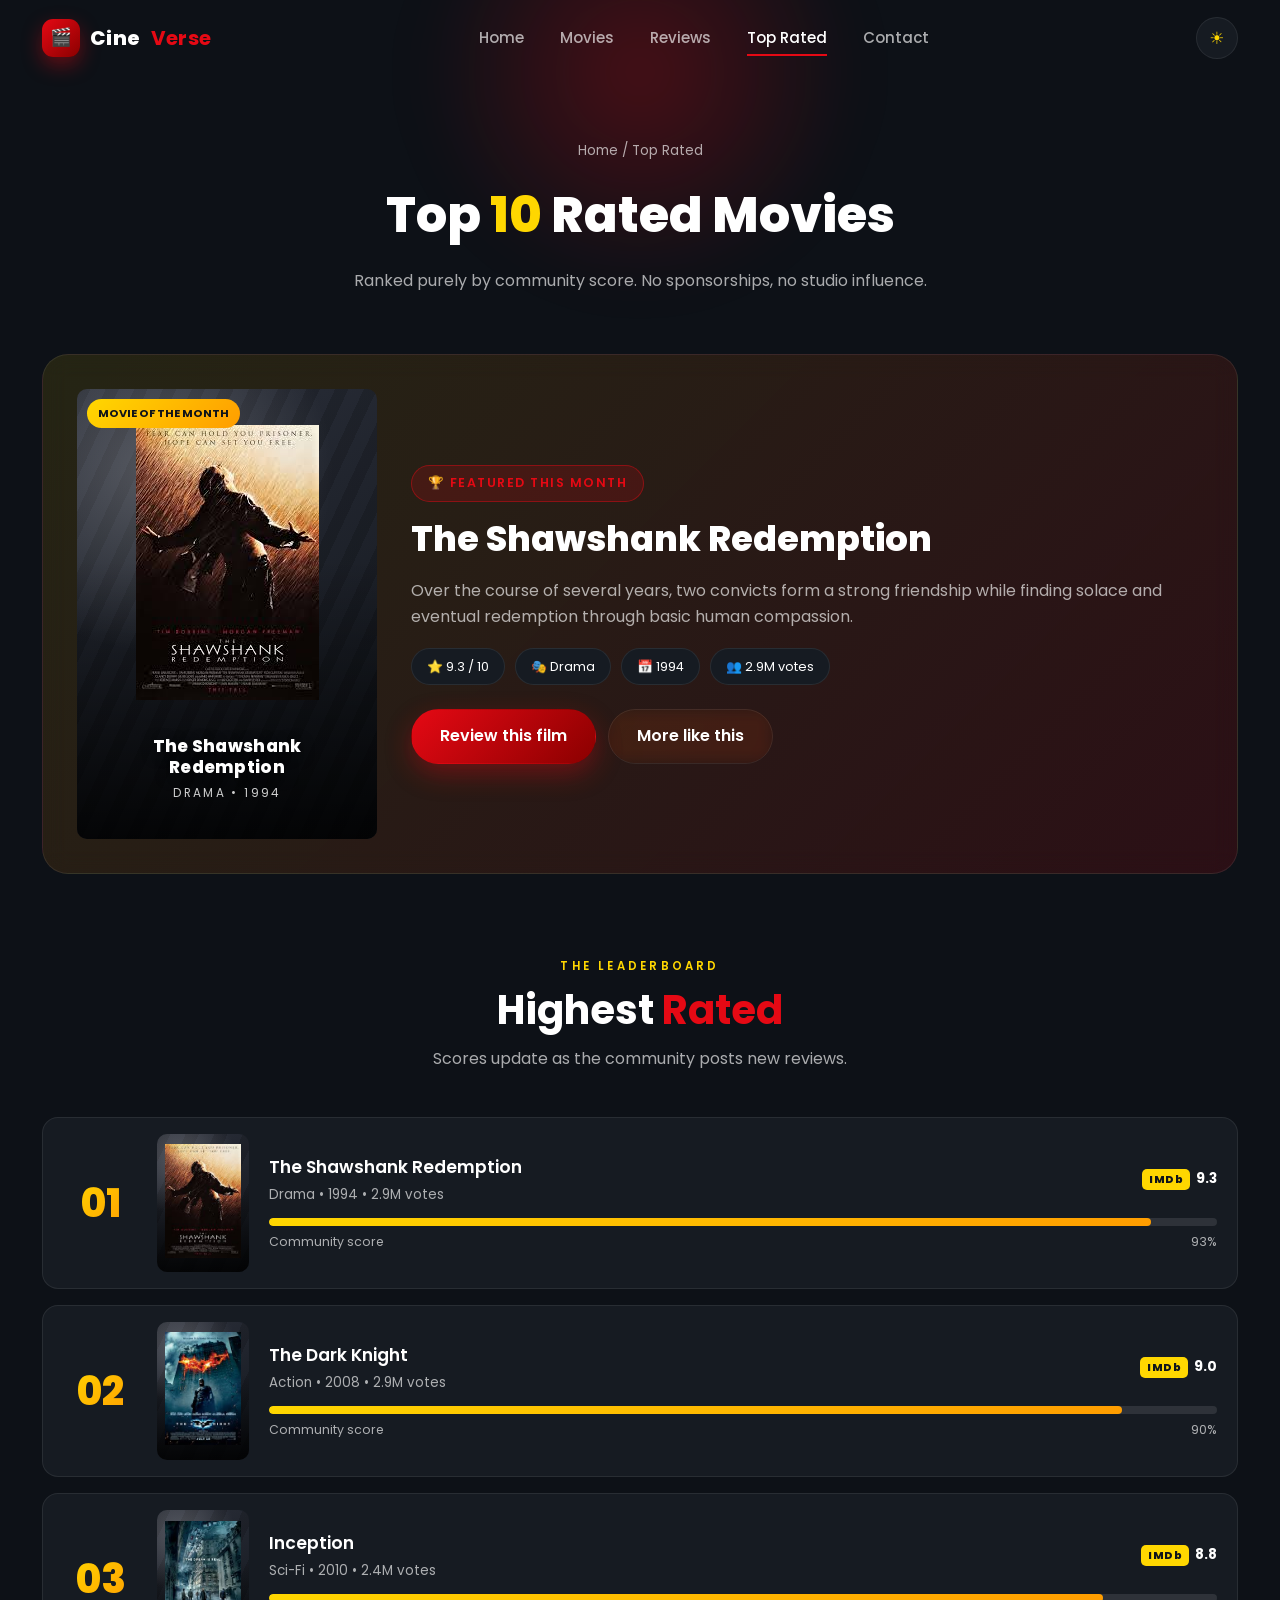
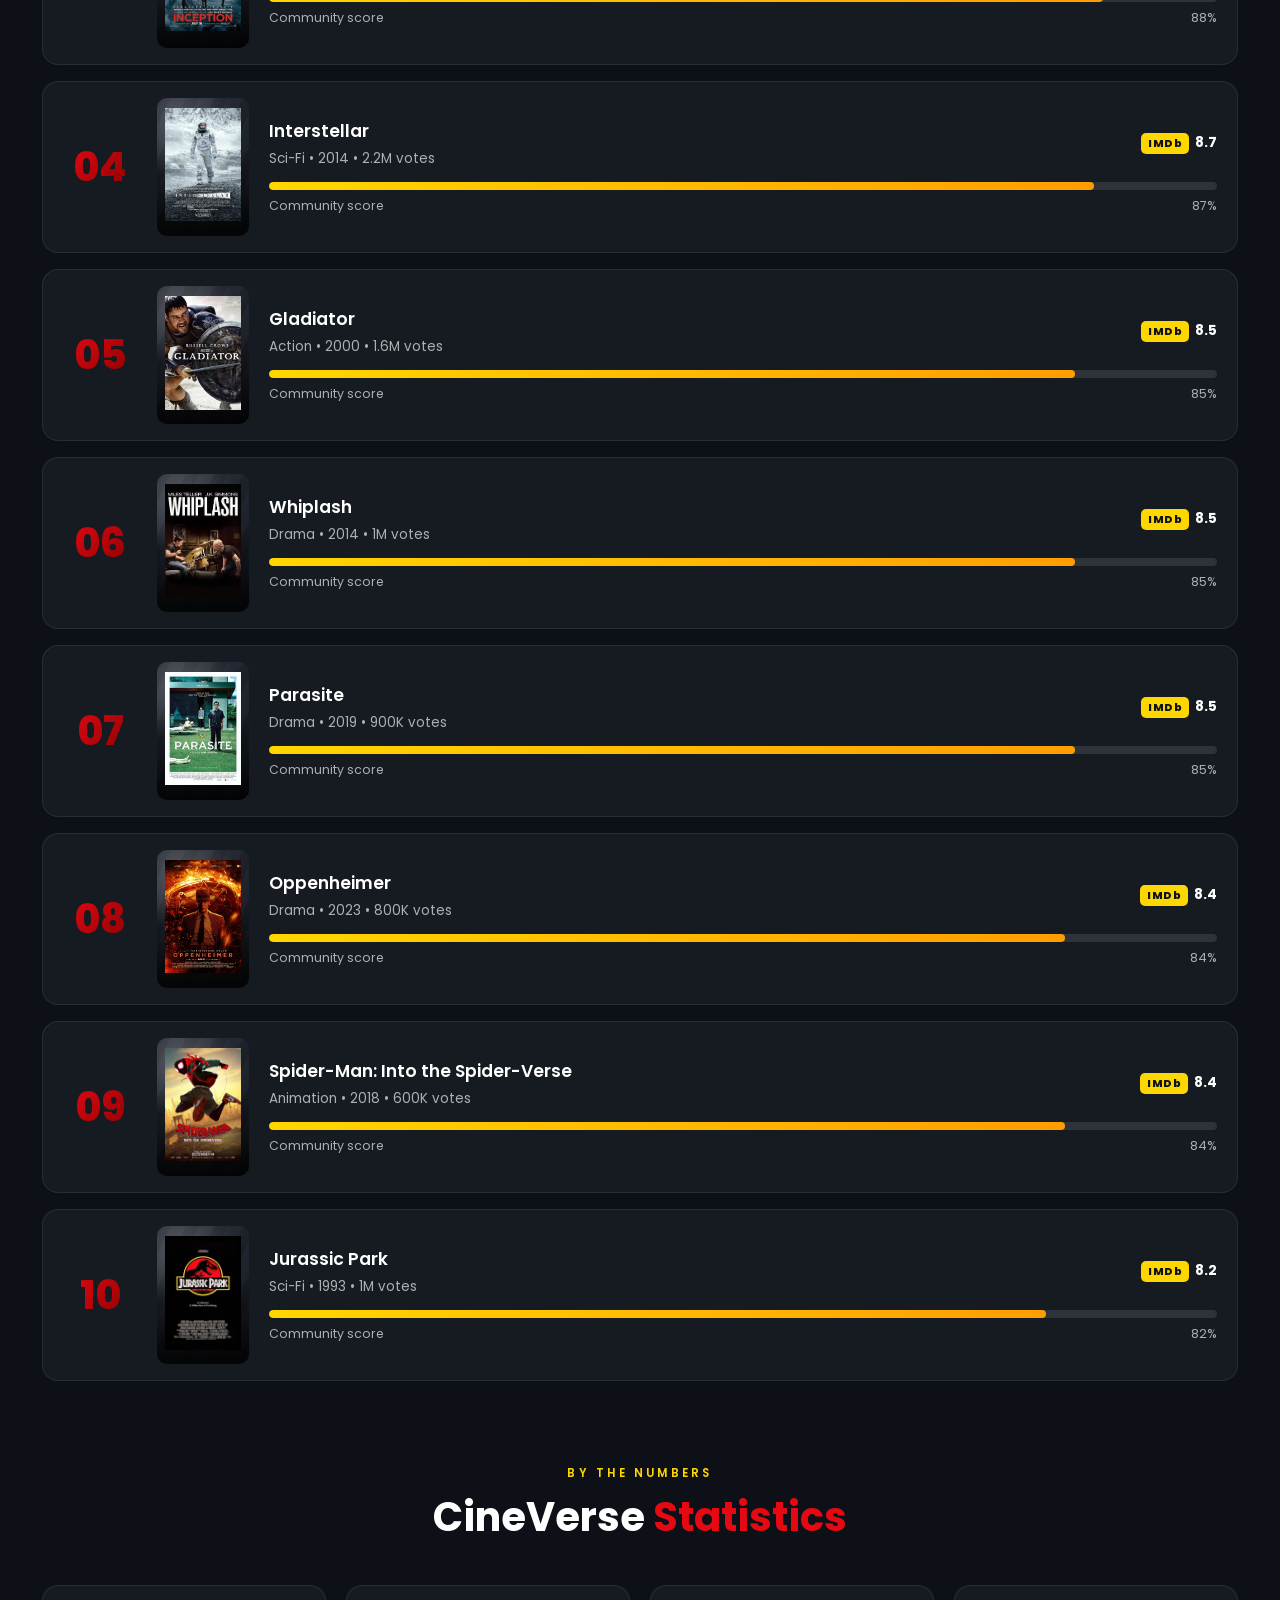
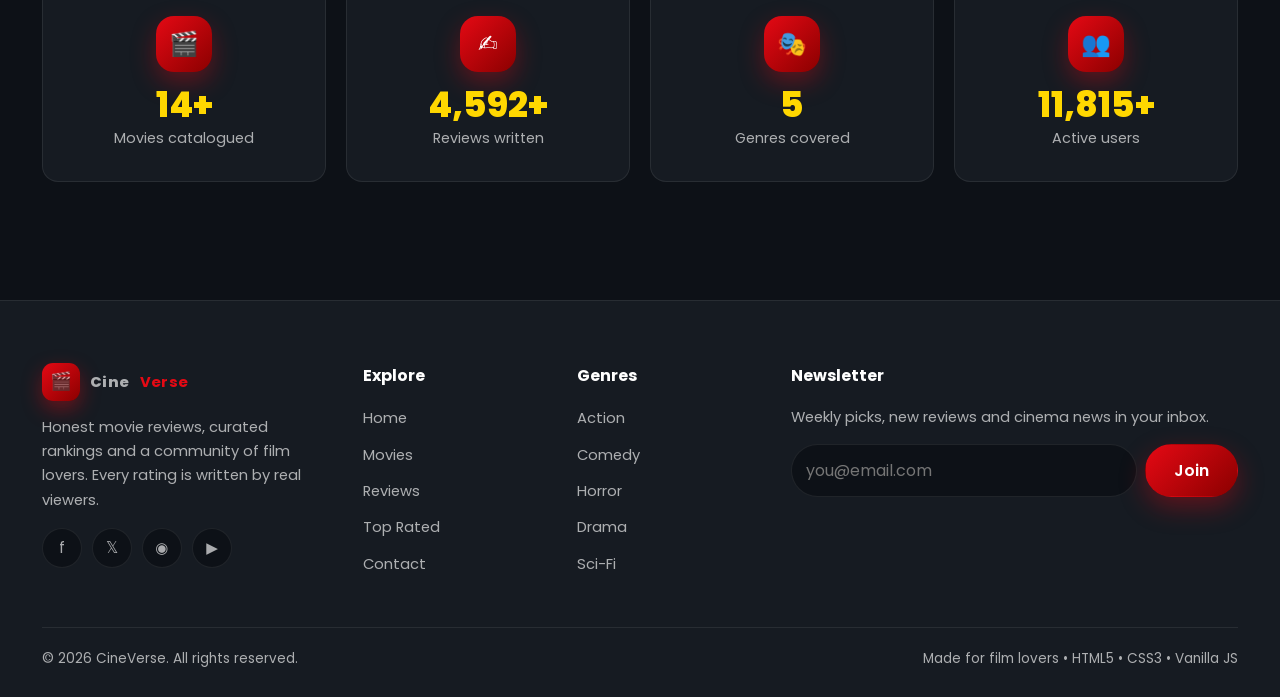
<file: top-rated.html>
<!DOCTYPE html>
<html lang="en">
<head>
  <meta charset="UTF-8">
  <meta name="viewport" content="width=device-width, initial-scale=1.0">
  <title>Top 10 Highest Rated Movies | CineVerse Rankings</title>
  <meta name="description" content="The ten highest rated films on CineVerse with community score bars, our movie of the month pick and live site statistics.">
  <link rel="stylesheet" href="css/style.css">
  <link rel="stylesheet" href="css/top-rated.css">
</head>
<body>
  <!-- ================= NAVIGATION ================= -->
  <header class="navbar">
    <div class="container nav-inner">
      <a href="index.html" class="logo"><span class="logo-mark">🎬</span> Cine<b>Verse</b></a>
      <nav class="nav-links">
        <a href="index.html">Home</a>
        <a href="movies.html">Movies</a>
        <a href="reviews.html">Reviews</a>
        <a href="top-rated.html">Top Rated</a>
        <a href="contact.html">Contact</a>
      </nav>
      <div class="nav-actions">
        <button class="theme-toggle" aria-label="Toggle dark and light mode">☀️</button>
        <button class="hamburger" aria-label="Open menu"><span></span><span></span><span></span></button>
      </div>
    </div>
  </header>


  <!-- ================= PAGE HEADER ================= -->
  <section class="page-head">
    <div class="container">
      <div class="breadcrumb"><a href="index.html">Home</a> / Top Rated</div>
      <h1>Top <span style="color:var(--accent)">10</span> Rated Movies</h1>
      <p>Ranked purely by community score. No sponsorships, no studio influence.</p>
    </div>
  </section>

  <!-- ================= MOVIE OF THE MONTH ================= -->
  <section class="section" style="padding-top:10px">
    <div class="container">
      <div class="motm reveal zoom">
        <div id="motmPoster"></div>
        <div>
          <span class="hero-tag">🏆 Featured this month</span>
          <h2 id="motmTitle"></h2>
          <p id="motmDesc"></p>
          <div class="motm-facts" id="motmFacts"></div>
          <div style="display:flex;gap:12px;flex-wrap:wrap">
            <a href="reviews.html" class="btn btn-primary">Review this film</a>
            <a href="movies.html" class="btn btn-ghost">More like this</a>
          </div>
        </div>
      </div>
    </div>
  </section>

  <!-- ================= RANKING LIST ================= -->
  <section class="section" style="padding-top:0">
    <div class="container">
      <div class="section-head reveal">
        <span class="eyebrow">The leaderboard</span>
        <h2 class="section-title">Highest <span>Rated</span></h2>
        <p class="section-sub">Scores update as the community posts new reviews.</p>
      </div>
      <div class="rank-list" id="rankList"></div>
    </div>
  </section>

  <!-- ================= STATISTICS ================= -->
  <section class="section" style="padding-top:0">
    <div class="container">
      <div class="section-head reveal">
        <span class="eyebrow">By the numbers</span>
        <h2 class="section-title">CineVerse <span>Statistics</span></h2>
      </div>
      <div class="stats">
        <div class="card stat reveal"><div class="ico">🎬</div><b data-count="15" data-suffix="+">0</b><span>Movies catalogued</span></div>
        <div class="card stat reveal"><div class="ico">✍️</div><b data-count="4820" data-suffix="+">0</b><span>Reviews written</span></div>
        <div class="card stat reveal"><div class="ico">🎭</div><b data-count="6">0</b><span>Genres covered</span></div>
        <div class="card stat reveal"><div class="ico">👥</div><b data-count="12400" data-suffix="+">0</b><span>Active users</span></div>
      </div>
    </div>
  </section>
  <!-- ================= FOOTER ================= -->
  <footer class="footer">
    <div class="container">
      <div class="footer-grid">
        <div>
          <a href="index.html" class="logo"><span class="logo-mark">🎬</span> Cine<b>Verse</b></a>
          <p style="margin-top:14px">Honest movie reviews, curated rankings and a community of film lovers. Every rating is written by real viewers.</p>
          <div class="socials">
            <a href="#" aria-label="Facebook">f</a>
            <a href="#" aria-label="Twitter">𝕏</a>
            <a href="#" aria-label="Instagram">◉</a>
            <a href="#" aria-label="YouTube">▶</a>
          </div>
        </div>
        <div>
          <h4>Explore</h4>
          <ul class="footer-links">
            <li><a href="index.html">Home</a></li>
            <li><a href="movies.html">Movies</a></li>
            <li><a href="reviews.html">Reviews</a></li>
            <li><a href="top-rated.html">Top Rated</a></li>
            <li><a href="contact.html">Contact</a></li>
          </ul>
        </div>
        <div>
          <h4>Genres</h4>
          <ul class="footer-links">
            <li><a href="movies.html">Action</a></li>
            <li><a href="movies.html">Comedy</a></li>
            <li><a href="movies.html">Horror</a></li>
            <li><a href="movies.html">Drama</a></li>
            <li><a href="movies.html">Sci-Fi</a></li>
          </ul>
        </div>
        <div>
          <h4>Newsletter</h4>
          <p>Weekly picks, new reviews and cinema news in your inbox.</p>
          <form class="newsletter" id="newsletterForm" novalidate>
            <input type="email" placeholder="you@email.com" aria-label="Email address">
            <button class="btn btn-primary" type="submit">Join</button>
          </form>
        </div>
      </div>
      <div class="footer-bottom">
        <span>&copy; <span id="year">2026</span> CineVerse. All rights reserved.</span>
        <span>Made for film lovers &bull; HTML5 &bull; CSS3 &bull; Vanilla JS</span>
      </div>
    </div>
  </footer>
  <button class="to-top" aria-label="Scroll to top">↑</button>
  <script src="js/script.js"></script>
  <script src="js/top-rated.js"></script>
</body>
</html>
</file>
<file: css/style.css>
/* ==========================================================================
   CineVerse - Global Stylesheet
   Shared design system: variables, layout, navigation, footer, animations
   ========================================================================== */

/* ---------- Google Font ---------- */
@import url('https://fonts.googleapis.com/css2?family=Poppins:wght@300;400;500;600;700;800&display=swap');

/* ---------- CSS Variables (Dark theme is the default) ---------- */
:root {
  --bg: #0D1117;
  --card: #161B22;
  --primary: #E50914;
  --accent: #FFD700;
  --text: #FFFFFF;
  --muted: rgba(255, 255, 255, 0.65);
  --border: rgba(255, 255, 255, 0.08);
  --glass: rgba(22, 27, 34, 0.65);
  --shadow: 0 18px 40px rgba(0, 0, 0, 0.45);
  --radius: 16px;
  --radius-sm: 10px;
  --grad-primary: linear-gradient(135deg, #E50914 0%, #8B0000 100%);
  --grad-gold: linear-gradient(135deg, #FFD700 0%, #FF9D00 100%);
  --grad-hero: linear-gradient(115deg, rgba(13,17,23,.96) 20%, rgba(13,17,23,.55) 60%, rgba(229,9,20,.35) 100%);
  --transition: .35s cubic-bezier(.4, 0, .2, 1);
  --max: 1240px;
}

/* ---------- Light theme overrides (toggled via body.light) ---------- */
body.light {
  --bg: #F4F6FA;
  --card: #FFFFFF;
  --text: #10141A;
  --muted: rgba(16, 20, 26, 0.65);
  --border: rgba(16, 20, 26, 0.10);
  --glass: rgba(255, 255, 255, 0.72);
  --shadow: 0 18px 40px rgba(16, 20, 26, 0.12);
  --grad-hero: linear-gradient(115deg, rgba(244,246,250,.96) 20%, rgba(244,246,250,.55) 60%, rgba(229,9,20,.25) 100%);
}

/* ---------- Reset ---------- */
* { margin: 0; padding: 0; box-sizing: border-box; }
html { scroll-behavior: smooth; scroll-padding-top: 90px; }
body {
  font-family: 'Poppins', system-ui, sans-serif;
  background: var(--bg);
  color: var(--text);
  line-height: 1.65;
  overflow-x: hidden;
  transition: background var(--transition), color var(--transition);
}
img { max-width: 100%; display: block; }
a { color: inherit; text-decoration: none; }
ul { list-style: none; }
button, input, textarea, select { font-family: inherit; font-size: inherit; }

/* ---------- Layout helpers ---------- */
.container { width: 100%; max-width: var(--max); margin-inline: auto; padding-inline: 22px; }
.section { padding: 78px 0; }
.section-head { text-align: center; margin-bottom: 44px; }
.section-head .eyebrow {
  display: inline-block; letter-spacing: .28em; text-transform: uppercase;
  font-size: .72rem; font-weight: 600; color: var(--accent); margin-bottom: 10px;
}
.section-title { font-size: clamp(1.7rem, 3.4vw, 2.5rem); font-weight: 700; line-height: 1.2; }
.section-title span { color: var(--primary); }
.section-sub { color: var(--muted); max-width: 620px; margin: 12px auto 0; }

/* ---------- Buttons ---------- */
.btn {
  display: inline-flex; align-items: center; gap: 9px;
  padding: 13px 28px; border-radius: 60px; border: 1px solid transparent;
  font-weight: 600; cursor: pointer; transition: var(--transition);
}
.btn-primary { background: var(--grad-primary); color: #fff; box-shadow: 0 10px 26px rgba(229, 9, 20, .35); }
.btn-primary:hover { transform: translateY(-3px); box-shadow: 0 16px 34px rgba(229, 9, 20, .5); }
.btn-ghost { background: transparent; border-color: var(--border); color: var(--text); backdrop-filter: blur(8px); }
.btn-ghost:hover { border-color: var(--accent); color: var(--accent); transform: translateY(-3px); }
.btn-gold { background: var(--grad-gold); color: #10141A; }
.btn-gold:hover { transform: translateY(-3px); box-shadow: 0 16px 34px rgba(255, 215, 0, .35); }

/* ==========================================================================
   Navigation
   ========================================================================== */
.navbar {
  position: fixed; inset: 0 0 auto 0; z-index: 999;
  background: transparent; transition: var(--transition);
}
.navbar.scrolled {
  background: var(--glass);
  backdrop-filter: blur(16px);
  border-bottom: 1px solid var(--border);
  box-shadow: 0 8px 30px rgba(0, 0, 0, .3);
}
.nav-inner { display: flex; align-items: center; justify-content: space-between; gap: 16px; height: 76px; }
.logo { display: flex; align-items: center; gap: 10px; font-weight: 800; font-size: 1.25rem; letter-spacing: .4px; }
.logo-mark {
  width: 38px; height: 38px; border-radius: 11px; background: var(--grad-primary);
  display: grid; place-items: center; font-size: 1.1rem; box-shadow: 0 8px 20px rgba(229, 9, 20, .4);
}
.logo b { color: var(--primary); }
.nav-links { display: flex; align-items: center; gap: 6px; }
.nav-links a {
  position: relative; padding: 9px 15px; border-radius: 9px;
  font-size: .94rem; font-weight: 500; color: var(--muted); transition: var(--transition);
}
.nav-links a::after {
  content: ''; position: absolute; left: 15px; right: 15px; bottom: 3px; height: 2px;
  background: var(--primary); transform: scaleX(0); transform-origin: right;
  transition: transform var(--transition);
}
.nav-links a:hover { color: var(--text); }
.nav-links a:hover::after { transform: scaleX(1); transform-origin: left; }
.nav-links a.active { color: var(--text); }
.nav-links a.active::after { transform: scaleX(1); }
.nav-actions { display: flex; align-items: center; gap: 10px; }
.theme-toggle {
  width: 42px; height: 42px; border-radius: 50%; cursor: pointer;
  background: var(--card); border: 1px solid var(--border); color: var(--accent);
  display: grid; place-items: center; font-size: 1.05rem; transition: var(--transition);
}
.theme-toggle:hover { transform: rotate(25deg) scale(1.08); border-color: var(--accent); }
.hamburger {
  display: none; width: 44px; height: 44px; border-radius: 11px; cursor: pointer;
  background: var(--card); border: 1px solid var(--border);
  flex-direction: column; justify-content: center; align-items: center; gap: 5px;
}
.hamburger span { width: 20px; height: 2px; background: var(--text); border-radius: 2px; transition: var(--transition); }
.hamburger.open span:nth-child(1) { transform: translateY(7px) rotate(45deg); }
.hamburger.open span:nth-child(2) { opacity: 0; }
.hamburger.open span:nth-child(3) { transform: translateY(-7px) rotate(-45deg); }

/* ==========================================================================
   Posters (pure CSS artwork - no external images needed)
   ========================================================================== */
.poster {
  position: relative; aspect-ratio: 2 / 3; border-radius: var(--radius-sm);
  overflow: hidden; display: grid; place-items: center; text-align: center;
  padding: 18px; isolation: isolate;
}
.poster::before {
  content: ''; position: absolute; inset: 0; z-index: -2;
  background: var(--poster-grad, linear-gradient(150deg, #2b2f3a, #11151b));
}
.poster::after {
  content: ''; position: absolute; inset: 0; z-index: -1;
  background:
    radial-gradient(circle at 25% 18%, rgba(255,255,255,.22), transparent 42%),
    repeating-linear-gradient(115deg, rgba(0,0,0,.16) 0 12px, transparent 12px 26px),
    linear-gradient(to top, rgba(0,0,0,.82), transparent 62%);
}
.poster-title {
  font-weight: 800; font-size: 1.05rem; line-height: 1.25; color: #fff;
  text-shadow: 0 3px 14px rgba(0, 0, 0, .7); letter-spacing: .3px;
}
.poster-year { font-size: .74rem; color: rgba(255,255,255,.8); margin-top: 6px; letter-spacing: .2em; }
.poster-badge {
  position: absolute; top: 10px; left: 10px; padding: 5px 11px; border-radius: 40px;
  font-size: .7rem; font-weight: 700; background: var(--grad-gold); color: #10141A;
}

/* ---------- Rating pill / stars ---------- */
.rating { display: inline-flex; align-items: center; gap: 6px; font-weight: 700; font-size: .85rem; }
.rating .imdb {
  background: var(--accent); color: #10141A; padding: 2px 7px;
  border-radius: 5px; font-size: .68rem; font-weight: 800; letter-spacing: .5px;
}
.stars { color: var(--accent); letter-spacing: 2px; font-size: .95rem; }

/* ---------- Generic card ---------- */
.card {
  background: var(--card); border: 1px solid var(--border);
  border-radius: var(--radius); overflow: hidden; transition: var(--transition);
}
.card:hover { transform: translateY(-8px); box-shadow: var(--shadow); border-color: rgba(229, 9, 20, .45); }

/* ==========================================================================
   Hero (home page slider)
   ========================================================================== */
.hero { position: relative; min-height: 100vh; display: grid; align-items: center; overflow: hidden; }
.hero-slides { position: absolute; inset: 0; }
.hero-slide {
  position: absolute; inset: 0; opacity: 0; transform: scale(1.08);
  transition: opacity 1.1s ease, transform 6s ease;
}
.hero-slide.active { opacity: 1; transform: scale(1); }
.hero-slide::after { content: ''; position: absolute; inset: 0; background: var(--grad-hero); }
.hero-content { position: relative; z-index: 2; max-width: 660px; padding: 120px 0 60px; }
.hero-tag {
  display: inline-flex; align-items: center; gap: 8px; padding: 7px 16px; border-radius: 40px;
  background: rgba(229, 9, 20, .16); border: 1px solid rgba(229, 9, 20, .45);
  color: var(--primary); font-size: .78rem; font-weight: 600; letter-spacing: .12em; text-transform: uppercase;
}
.hero h1 { font-size: clamp(2.3rem, 6vw, 4.2rem); font-weight: 800; line-height: 1.05; margin: 18px 0 14px; }
.hero h1 em { font-style: normal; background: var(--grad-gold); -webkit-background-clip: text; background-clip: text; color: transparent; }
.hero-meta { display: flex; flex-wrap: wrap; gap: 14px; align-items: center; color: var(--muted); font-size: .9rem; margin-bottom: 16px; }
.hero p.lead { color: var(--muted); font-size: 1.03rem; max-width: 560px; }
.hero-actions { display: flex; flex-wrap: wrap; gap: 14px; margin-top: 30px; }
.hero-dots { position: absolute; bottom: 34px; left: 50%; transform: translateX(-50%); display: flex; gap: 10px; z-index: 3; }
.hero-dots button {
  width: 34px; height: 4px; border-radius: 4px; border: none; cursor: pointer;
  background: rgba(255,255,255,.28); transition: var(--transition);
}
.hero-dots button.active { background: var(--primary); width: 54px; }

/* ==========================================================================
   Footer
   ========================================================================== */
.footer { background: var(--card); border-top: 1px solid var(--border); padding: 62px 0 26px; margin-top: 40px; }
.footer-grid { display: grid; grid-template-columns: 1.6fr 1fr 1fr 1.3fr; gap: 36px; }
.footer h4 { font-size: 1rem; margin-bottom: 16px; }
.footer p, .footer a { color: var(--muted); font-size: .92rem; }
.footer-links li { margin-bottom: 10px; }
.footer-links a { transition: var(--transition); }
.footer-links a:hover { color: var(--primary); padding-left: 5px; }
.socials { display: flex; gap: 10px; margin-top: 16px; }
.socials a {
  width: 40px; height: 40px; border-radius: 50%; display: grid; place-items: center;
  background: var(--bg); border: 1px solid var(--border); transition: var(--transition); font-size: .95rem;
}
.socials a:hover { background: var(--grad-primary); color: #fff; transform: translateY(-4px); border-color: transparent; }
.newsletter { display: flex; gap: 8px; margin-top: 14px; }
.newsletter input {
  flex: 1; padding: 12px 14px; border-radius: 40px; background: var(--bg);
  border: 1px solid var(--border); color: var(--text); outline: none;
}
.newsletter input:focus { border-color: var(--primary); }
.footer-bottom {
  margin-top: 40px; padding-top: 20px; border-top: 1px solid var(--border);
  display: flex; justify-content: space-between; flex-wrap: wrap; gap: 10px;
  color: var(--muted); font-size: .85rem;
}

/* ==========================================================================
   Scroll to top + notifications + reveal animations
   ========================================================================== */
.to-top {
  position: fixed; right: 24px; bottom: 24px; width: 48px; height: 48px; border-radius: 50%;
  border: none; cursor: pointer; background: var(--grad-primary); color: #fff; font-size: 1.1rem;
  box-shadow: 0 12px 28px rgba(229, 9, 20, .45); opacity: 0; visibility: hidden;
  transform: translateY(20px); transition: var(--transition); z-index: 900;
}
.to-top.show { opacity: 1; visibility: visible; transform: translateY(0); }
.to-top:hover { transform: translateY(-4px) scale(1.06); }

.toast {
  position: fixed; top: 96px; right: 24px; z-index: 1200; max-width: 330px;
  display: flex; gap: 12px; align-items: flex-start;
  padding: 15px 18px; border-radius: 14px; background: var(--card);
  border: 1px solid var(--border); border-left: 4px solid #2ecc71; box-shadow: var(--shadow);
  transform: translateX(140%); transition: transform .45s cubic-bezier(.4,0,.2,1);
}
.toast.show { transform: translateX(0); }
.toast.error { border-left-color: var(--primary); }
.toast strong { display: block; font-size: .95rem; }
.toast span { color: var(--muted); font-size: .84rem; }

.reveal { opacity: 0; transform: translateY(34px); transition: opacity .7s ease, transform .7s ease; }
.reveal.visible { opacity: 1; transform: none; }
.reveal.zoom { transform: scale(.92); }
.reveal.zoom.visible { transform: scale(1); }
.reveal.left { transform: translateX(-42px); }
.reveal.left.visible { transform: none; }
.reveal.right { transform: translateX(42px); }
.reveal.right.visible { transform: none; }

/* ---------- Page header (inner pages) ---------- */
.page-head { padding: 140px 0 50px; text-align: center; position: relative; overflow: hidden; }
.page-head::before {
  content: ''; position: absolute; inset: -40% 30% auto; height: 420px;
  background: radial-gradient(circle, rgba(229,9,20,.28), transparent 65%); filter: blur(30px);
}
.page-head h1 { position: relative; font-size: clamp(2rem, 5vw, 3.1rem); font-weight: 800; }
.page-head p { position: relative; color: var(--muted); max-width: 600px; margin: 12px auto 0; }
.breadcrumb { position: relative; font-size: .84rem; color: var(--muted); margin-bottom: 12px; }
.breadcrumb a:hover { color: var(--primary); }

/* ---------- Forms (shared) ---------- */
.field { margin-bottom: 18px; }
.field label { display: block; font-size: .88rem; font-weight: 500; margin-bottom: 7px; }
.field input, .field textarea, .field select {
  width: 100%; padding: 13px 15px; border-radius: var(--radius-sm);
  background: var(--bg); border: 1px solid var(--border); color: var(--text); outline: none;
  transition: var(--transition);
}
.field textarea { resize: vertical; min-height: 130px; }
.field input:focus, .field textarea:focus, .field select:focus {
  border-color: var(--primary); box-shadow: 0 0 0 3px rgba(229, 9, 20, .16);
}
.field .error-msg { display: none; color: #ff6b6b; font-size: .8rem; margin-top: 6px; }
.field.invalid input, .field.invalid textarea, .field.invalid select { border-color: #ff6b6b; }
.field.invalid .error-msg { display: block; }

/* ==========================================================================
   Responsive
   ========================================================================== */
@media (max-width: 980px) {
  .footer-grid { grid-template-columns: 1fr 1fr; }
}
@media (max-width: 820px) {
  .hamburger { display: flex; }
  .nav-links {
    position: fixed; top: 76px; right: 0; width: min(300px, 82vw);
    height: calc(100vh - 76px); flex-direction: column; align-items: stretch; gap: 4px;
    padding: 24px 20px; background: var(--card); border-left: 1px solid var(--border);
    transform: translateX(110%); transition: transform var(--transition); box-shadow: var(--shadow);
  }
  .nav-links.open { transform: translateX(0); }
  .nav-links a { padding: 14px 16px; font-size: 1rem; border-radius: 12px; }
  .nav-links a.active { background: rgba(229, 9, 20, .14); color: var(--primary); }
  .nav-links a::after { display: none; }
  .hero { min-height: 92vh; }
}
@media (max-width: 560px) {
  .section { padding: 56px 0; }
  .footer-grid { grid-template-columns: 1fr; }
  .toast { right: 14px; left: 14px; max-width: none; }
}

/* ==========================================================================
   HOME PAGE SECTIONS
   ========================================================================== */
.welcome-grid { display: grid; grid-template-columns: 1.05fr 1fr; gap: 46px; align-items: center; }
.welcome-copy h2 { font-size: clamp(1.7rem, 3.2vw, 2.4rem); font-weight: 700; line-height: 1.2; }
.welcome-copy p { color: var(--muted); margin-top: 14px; }
.welcome-stats { display: grid; grid-template-columns: repeat(3, 1fr); gap: 14px; margin-top: 26px; }
.welcome-stats div {
  background: var(--card); border: 1px solid var(--border); border-radius: var(--radius-sm);
  padding: 16px; text-align: center;
}
.welcome-stats b { display: block; font-size: 1.5rem; color: var(--accent); }
.welcome-stats span { font-size: .8rem; color: var(--muted); }
.welcome-art { display: grid; grid-template-columns: 1fr 1fr; gap: 16px; }
.welcome-art .poster:nth-child(even) { transform: translateY(28px); }

/* Trending rail */
.rail { display: grid; grid-template-columns: repeat(auto-fill, minmax(195px, 1fr)); gap: 22px; }
.movie-card { display: flex; flex-direction: column; }
.movie-card .poster { border-radius: 0; }
.movie-card .body { padding: 15px 16px 18px; }
.movie-card h3 { font-size: 1rem; font-weight: 600; }
.movie-card .meta { display: flex; justify-content: space-between; align-items: center; margin-top: 8px; font-size: .82rem; color: var(--muted); }
.movie-card .tag {
  display: inline-block; padding: 3px 10px; border-radius: 40px; font-size: .72rem;
  background: rgba(229, 9, 20, .14); color: var(--primary); border: 1px solid rgba(229, 9, 20, .3);
}

/* Featured reviews */
.review-rail { display: grid; grid-template-columns: repeat(auto-fit, minmax(290px, 1fr)); gap: 22px; }
.review-quote { padding: 26px; position: relative; }
.review-quote::before {
  content: '“'; position: absolute; top: -6px; right: 20px; font-size: 5rem;
  color: rgba(229, 9, 20, .22); font-family: Georgia, serif;
}
.review-quote p { color: var(--muted); font-size: .94rem; }
.review-who { display: flex; align-items: center; gap: 12px; margin-top: 18px; }
.avatar {
  width: 44px; height: 44px; border-radius: 50%; display: grid; place-items: center;
  background: var(--grad-primary); font-weight: 700; color: #fff; flex: none;
}
.review-who b { font-size: .92rem; display: block; }
.review-who small { color: var(--muted); }

/* Categories */
.cats { display: grid; grid-template-columns: repeat(auto-fit, minmax(180px, 1fr)); gap: 18px; }
.cat {
  position: relative; height: 150px; border-radius: var(--radius); overflow: hidden;
  display: grid; place-items: center; text-align: center; transition: var(--transition);
  border: 1px solid var(--border);
}
.cat::after { content: ''; position: absolute; inset: 0; background: rgba(13, 17, 23, .55); transition: var(--transition); }
.cat:hover { transform: translateY(-8px) scale(1.02); box-shadow: var(--shadow); }
.cat:hover::after { background: rgba(13, 17, 23, .3); }
.cat span { position: relative; z-index: 2; font-weight: 700; font-size: 1.1rem; color: #fff; }
.cat small { position: relative; z-index: 2; display: block; color: rgba(255,255,255,.75); font-weight: 400; }

/* CTA */
.cta {
  border-radius: 26px; padding: 60px 34px; text-align: center; position: relative; overflow: hidden;
  background: linear-gradient(135deg, rgba(229,9,20,.22), rgba(255,215,0,.12));
  border: 1px solid var(--border); backdrop-filter: blur(12px);
}
.cta h2 { font-size: clamp(1.6rem, 3.4vw, 2.4rem); font-weight: 800; }
.cta p { color: var(--muted); max-width: 560px; margin: 12px auto 26px; }
.cta-actions { display: flex; gap: 14px; justify-content: center; flex-wrap: wrap; }

@media (max-width: 880px) {
  .welcome-grid { grid-template-columns: 1fr; }
  .welcome-art { max-width: 420px; }
}
</file>
<file: css/contact.css>
/* ==========================================================================
   Contact page - form, info cards, FAQ accordion, map and socials
   ========================================================================== */

.contact-layout { display: grid; grid-template-columns: 1fr 1.25fr; gap: 34px; align-items: start; }

.info-card { padding: 24px; display: grid; gap: 18px; }
.info-item { display: flex; gap: 14px; align-items: flex-start; }
.info-item .ico {
  width: 46px; height: 46px; flex: none; border-radius: 14px; display: grid; place-items: center;
  background: var(--grad-primary); font-size: 1.15rem; box-shadow: 0 8px 20px rgba(229,9,20,.32);
}
.info-item b { display: block; font-size: .95rem; }
.info-item span { color: var(--muted); font-size: .87rem; }

.contact-form-card { padding: 28px; }
.contact-form-card h2 { font-size: 1.35rem; font-weight: 700; }
.contact-form-card > p { color: var(--muted); font-size: .9rem; margin-bottom: 20px; }
.two-col { display: grid; grid-template-columns: 1fr 1fr; gap: 16px; }

/* FAQ accordion */
.faq { display: grid; gap: 12px; max-width: 820px; margin-inline: auto; }
.faq-item { border: 1px solid var(--border); border-radius: var(--radius); background: var(--card); overflow: hidden; }
.faq-q {
  width: 100%; text-align: left; cursor: pointer; background: none; border: none; color: var(--text);
  padding: 18px 20px; font-weight: 600; font-size: .98rem;
  display: flex; justify-content: space-between; align-items: center; gap: 14px; transition: var(--transition);
}
.faq-q:hover { color: var(--primary); }
.faq-q .chev { transition: transform var(--transition); color: var(--accent); font-size: 1.1rem; }
.faq-item.open .faq-q .chev { transform: rotate(180deg); }
.faq-a { max-height: 0; overflow: hidden; transition: max-height .4s ease; }
.faq-a p { padding: 0 20px 18px; color: var(--muted); font-size: .9rem; }

/* Map placeholder */
.map-wrap {
  border-radius: var(--radius); overflow: hidden; border: 1px solid var(--border);
  box-shadow: var(--shadow); line-height: 0;
}
.map-wrap iframe { width: 100%; height: 380px; border: 0; filter: grayscale(.25) contrast(1.05); }

/* Social grid */
.social-grid { display: grid; grid-template-columns: repeat(auto-fit, minmax(180px, 1fr)); gap: 18px; }
.social-card {
  padding: 26px 20px; text-align: center; display: block;
}
.social-card .ico { font-size: 1.7rem; margin-bottom: 8px; }
.social-card b { display: block; }
.social-card span { color: var(--muted); font-size: .84rem; }

@media (max-width: 900px) { .contact-layout { grid-template-columns: 1fr; } }
@media (max-width: 520px) { .two-col { grid-template-columns: 1fr; } }
</file>
<file: css/movies.css>
/* ==========================================================================
   Movies page - toolbar, filters and the responsive movie grid
   ========================================================================== */

.toolbar {
  display: flex; flex-wrap: wrap; gap: 16px; align-items: center; justify-content: space-between;
  background: var(--glass); backdrop-filter: blur(14px);
  border: 1px solid var(--border); border-radius: var(--radius);
  padding: 18px; margin-bottom: 30px;
}
.search-box { position: relative; flex: 1 1 280px; }
.search-box input {
  width: 100%; padding: 13px 16px 13px 44px; border-radius: 50px;
  background: var(--bg); border: 1px solid var(--border); color: var(--text);
  outline: none; transition: var(--transition);
}
.search-box input:focus { border-color: var(--primary); box-shadow: 0 0 0 3px rgba(229, 9, 20, .16); }
.search-box .icon { position: absolute; left: 16px; top: 50%; transform: translateY(-50%); opacity: .6; }

.filters { display: flex; flex-wrap: wrap; gap: 8px; }
.filter-btn {
  padding: 9px 18px; border-radius: 50px; cursor: pointer;
  background: var(--bg); border: 1px solid var(--border); color: var(--muted);
  font-size: .86rem; font-weight: 500; transition: var(--transition);
}
.filter-btn:hover { color: var(--text); border-color: var(--accent); }
.filter-btn.active { background: var(--grad-primary); color: #fff; border-color: transparent; box-shadow: 0 8px 20px rgba(229,9,20,.32); }

.result-count { color: var(--muted); font-size: .88rem; margin-bottom: 18px; }
.result-count b { color: var(--accent); }

/* Grid of movie cards
   Layout: poster image (top) -> title & year (middle) -> description (bottom) */
.movie-grid { display: grid; grid-template-columns: repeat(auto-fill, minmax(240px, 1fr)); gap: 26px; }
.mcard { position: relative; display: flex; flex-direction: column; }
.mcard .poster-wrap { overflow: hidden; position: relative; aspect-ratio: 2 / 3; border-radius: var(--radius-sm) var(--radius-sm) 0 0; }
.mcard .poster-img { width: 100%; height: 100%; object-fit: cover; transition: var(--transition); }
.mcard:hover .poster-img { transform: scale(1.04); }
.mcard .info { padding: 16px 17px 20px; }
.mcard h3 { font-size: 1.05rem; font-weight: 600; line-height: 1.3; }
.mcard h3 .year { color: var(--muted); font-weight: 500; font-size: .85rem; }
.mcard .desc { color: var(--muted); font-size: .84rem; margin-top: 10px; line-height: 1.6; }

/* Page background image (movies library page) */
body.movies-page {
  background-image: linear-gradient(rgba(13, 17, 23, .88), rgba(13, 17, 23, .88)), url('../images/Background.jpeg');
  background-size: cover;
  background-position: center top;
  background-attachment: fixed;
  background-repeat: no-repeat;
}
body.movies-page.light {
  background-image: linear-gradient(rgba(244, 246, 250, .90), rgba(244, 246, 250, .90)), url('../images/Background.jpeg');
}

.no-results { text-align: center; padding: 70px 20px; color: var(--muted); }
.no-results div { font-size: 3rem; margin-bottom: 10px; }

@media (max-width: 560px) {
  .movie-grid { grid-template-columns: repeat(auto-fill, minmax(160px, 1fr)); gap: 16px; }
}
</file>
<file: css/reviews.css>
/* ==========================================================================
   Reviews page - review cards and the submission form
   ========================================================================== */

.reviews-layout { display: grid; grid-template-columns: 1.55fr 1fr; gap: 34px; align-items: start; }

.review-list { display: grid; gap: 20px; }
.rcard { display: grid; grid-template-columns: 110px 1fr; gap: 18px; padding: 18px; }
.rcard .poster { border-radius: var(--radius-sm); }
.rcard h3 { font-size: 1.05rem; font-weight: 600; }
.rcard .rhead { display: flex; flex-wrap: wrap; gap: 10px; justify-content: space-between; align-items: center; }
.rcard .rtext { color: var(--muted); font-size: .9rem; margin-top: 10px; }
.rcard .rfoot {
  display: flex; flex-wrap: wrap; gap: 10px; align-items: center; justify-content: space-between;
  margin-top: 14px; padding-top: 12px; border-top: 1px solid var(--border); font-size: .82rem; color: var(--muted);
}
.rcard .who { display: flex; align-items: center; gap: 10px; }
.badge-user {
  padding: 3px 10px; border-radius: 40px; font-size: .68rem; font-weight: 700;
  background: rgba(46, 204, 113, .15); color: #2ecc71; border: 1px solid rgba(46, 204, 113, .3);
}
.delete-btn {
  background: none; border: 1px solid var(--border); color: var(--muted);
  padding: 5px 12px; border-radius: 40px; cursor: pointer; font-size: .78rem; transition: var(--transition);
}
.delete-btn:hover { color: var(--primary); border-color: var(--primary); }

/* Submission form (sticky on desktop) */
.form-card { padding: 26px; position: sticky; top: 100px; }
.form-card h2 { font-size: 1.3rem; font-weight: 700; }
.form-card > p { color: var(--muted); font-size: .88rem; margin-bottom: 20px; }

/* Interactive star picker */
.star-picker { display: flex; gap: 6px; font-size: 1.7rem; cursor: pointer; }
.star-picker span { color: rgba(255, 255, 255, .22); transition: var(--transition); }
body.light .star-picker span { color: rgba(16, 20, 26, .18); }
.star-picker span.on { color: var(--accent); transform: scale(1.12); }

.filter-row { display: flex; gap: 8px; flex-wrap: wrap; margin-bottom: 22px; }

@media (max-width: 960px) {
  .reviews-layout { grid-template-columns: 1fr; }
  .form-card { position: static; }
}
@media (max-width: 520px) {
  .rcard { grid-template-columns: 82px 1fr; gap: 12px; padding: 14px; }
}

/* Small poster thumbnails inside review cards */
.rcard .poster { padding: 8px; }
.rcard .poster-title { font-size: .8rem; }
.rcard .poster-year { font-size: .58rem; letter-spacing: .08em; }

/* Real posters in the small review thumbnails speak for themselves */
.rcard .poster.has-photo .poster-title,
.rcard .poster.has-photo .poster-year { display: none; }
</file>
<file: css/top-rated.css>
/* ==========================================================================
   Top Rated page - ranking list, rating bars, stats and movie of the month
   ========================================================================== */

.rank-list { display: grid; gap: 16px; }
.rank-item {
  display: grid; grid-template-columns: 74px 92px 1fr; gap: 20px; align-items: center;
  padding: 16px 20px;
}
.rank-num {
  font-size: 2.5rem; font-weight: 800; line-height: 1; text-align: center;
  background: var(--grad-primary); -webkit-background-clip: text; background-clip: text; color: transparent;
}
.rank-item:nth-child(1) .rank-num,
.rank-item:nth-child(2) .rank-num,
.rank-item:nth-child(3) .rank-num {
  background: var(--grad-gold); -webkit-background-clip: text; background-clip: text;
}
.rank-item .poster { border-radius: var(--radius-sm); }
.rank-title { display: flex; flex-wrap: wrap; gap: 10px; align-items: center; justify-content: space-between; }
.rank-title h3 { font-size: 1.08rem; font-weight: 600; }
.rank-meta { color: var(--muted); font-size: .84rem; margin-top: 2px; }

/* Animated rating bar */
.bar { height: 8px; border-radius: 8px; background: rgba(255,255,255,.10); overflow: hidden; margin-top: 12px; }
body.light .bar { background: rgba(16,20,26,.10); }
.bar i {
  display: block; height: 100%; width: 0; border-radius: 8px;
  background: var(--grad-gold); transition: width 1.2s cubic-bezier(.2,.8,.2,1);
}
.bar-label { display: flex; justify-content: space-between; font-size: .78rem; color: var(--muted); margin-top: 6px; }

/* Movie of the month */
.motm {
  display: grid; grid-template-columns: 300px 1fr; gap: 34px; align-items: center;
  padding: 34px; border-radius: 26px; border: 1px solid var(--border);
  background: linear-gradient(135deg, rgba(255,215,0,.10), rgba(229,9,20,.14));
  backdrop-filter: blur(12px);
}
.motm h2 { font-size: clamp(1.6rem, 3.2vw, 2.2rem); font-weight: 800; margin: 8px 0 10px; }
.motm p { color: var(--muted); }
.motm-facts { display: flex; flex-wrap: wrap; gap: 10px; margin: 18px 0 24px; }
.motm-facts span {
  padding: 7px 15px; border-radius: 40px; font-size: .8rem;
  background: var(--card); border: 1px solid var(--border);
}

/* Statistics cards */
.stats { display: grid; grid-template-columns: repeat(auto-fit, minmax(210px, 1fr)); gap: 20px; }
.stat { text-align: center; padding: 30px 20px; }
.stat .ico {
  width: 56px; height: 56px; margin: 0 auto 14px; border-radius: 18px; display: grid; place-items: center;
  font-size: 1.5rem; background: var(--grad-primary); box-shadow: 0 10px 24px rgba(229,9,20,.35);
}
.stat b { font-size: 2.2rem; font-weight: 800; color: var(--accent); display: block; line-height: 1.1; }
.stat span { color: var(--muted); font-size: .9rem; }

@media (max-width: 780px) {
  .motm { grid-template-columns: 1fr; }
  .motm .poster { max-width: 240px; margin-inline: auto; }
  .rank-item { grid-template-columns: 46px 66px 1fr; gap: 12px; padding: 14px; }
  .rank-num { font-size: 1.7rem; }
}

/* Keep poster text readable in the small ranking thumbnails */
.rank-item .poster { padding: 8px; }
.rank-item .poster-title { font-size: .78rem; }
.rank-item .poster-year { font-size: .58rem; letter-spacing: .08em; }

/* Real posters in the small ranking thumbnails speak for themselves */
.rank-item .poster.has-photo .poster-title,
.rank-item .poster.has-photo .poster-year { display: none; }
</file>
